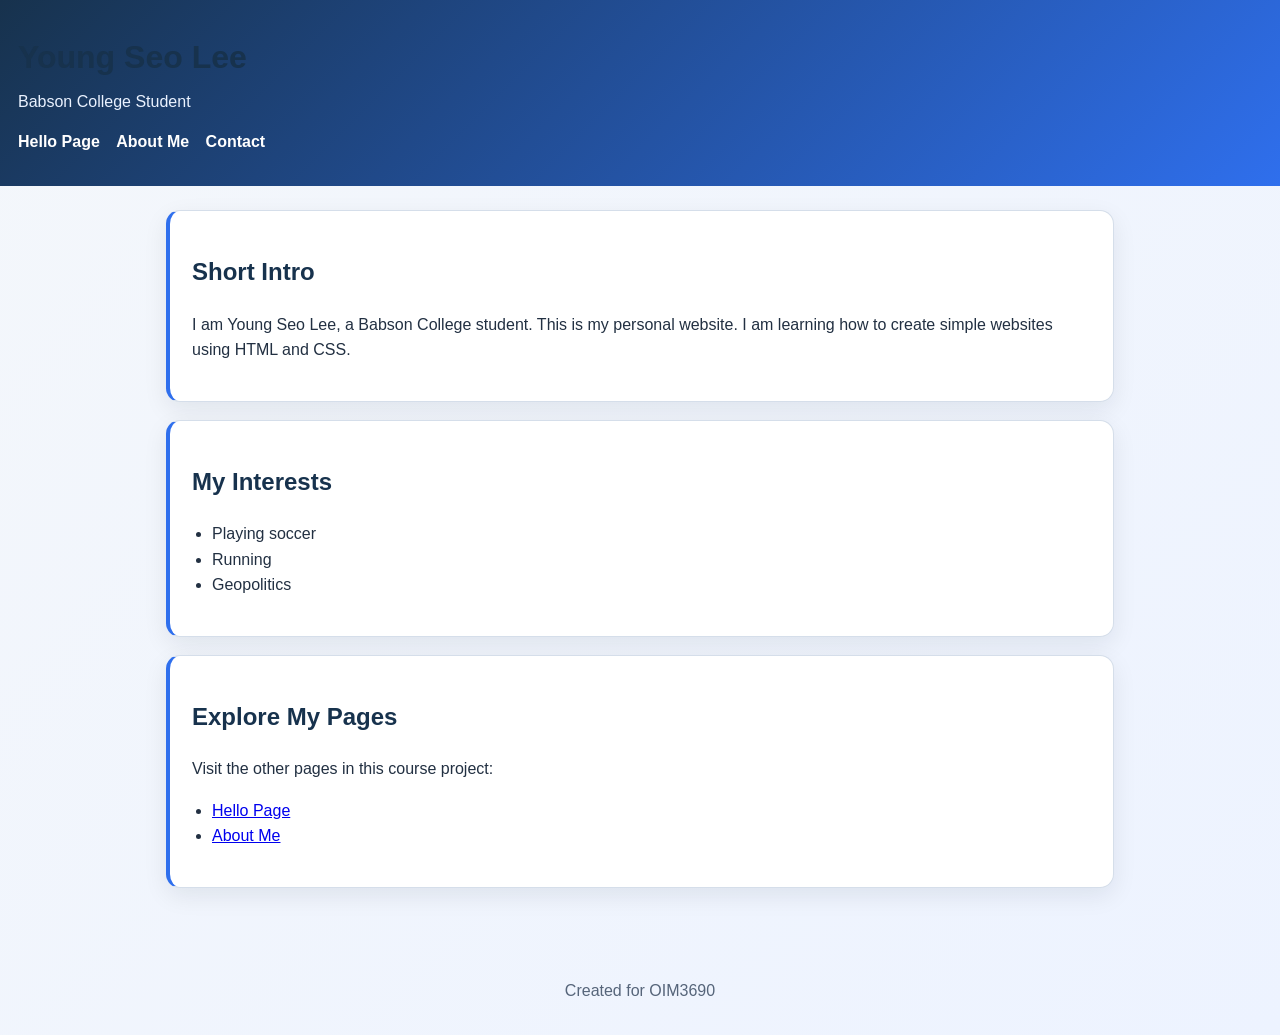
<file: index.html>
<!DOCTYPE html>
<html lang="en">
<head>
    <meta charset="UTF-8">
    <meta name="viewport" content="width=device-width, initial-scale=1.0">
    <title>Young Seo Lee</title>
    <link rel="stylesheet" href="css/styles.css">
</head>
<body>
    <header>
        <h1 id="main-title">Young Seo Lee</h1>
        <p class="page-intro">Babson College Student</p>
        <nav>
            <a href="hello.html">Hello Page</a>
            <a href="about-me.html">About Me</a>
            <a href="contact.html">Contact</a>
        </nav>
    </header>

    <main>
        <section class="page-card">
            <h2>Short Intro</h2>
            <p>
                I am Young Seo Lee, a Babson College student. This is my personal website.
                I am learning how to create simple websites using HTML and CSS.
            </p>
        </section>

        <section class="page-card">
            <h2>My Interests</h2>
            <ul>
                <li>Playing soccer</li>
                <li>Running</li>
                <li>Geopolitics</li>
            </ul>
        </section>

        <section class="page-card">
            <h2>Explore My Pages</h2>
            <p>Visit the other pages in this course project:</p>
            <ul>
                <li><a href="hello.html">Hello Page</a></li>
                <li><a href="about-me.html">About Me</a></li>
            </ul>
        </section>
    </main>

    <footer>
        <p>Created for OIM3690</p>
    </footer>
</body>
</html>
</file>
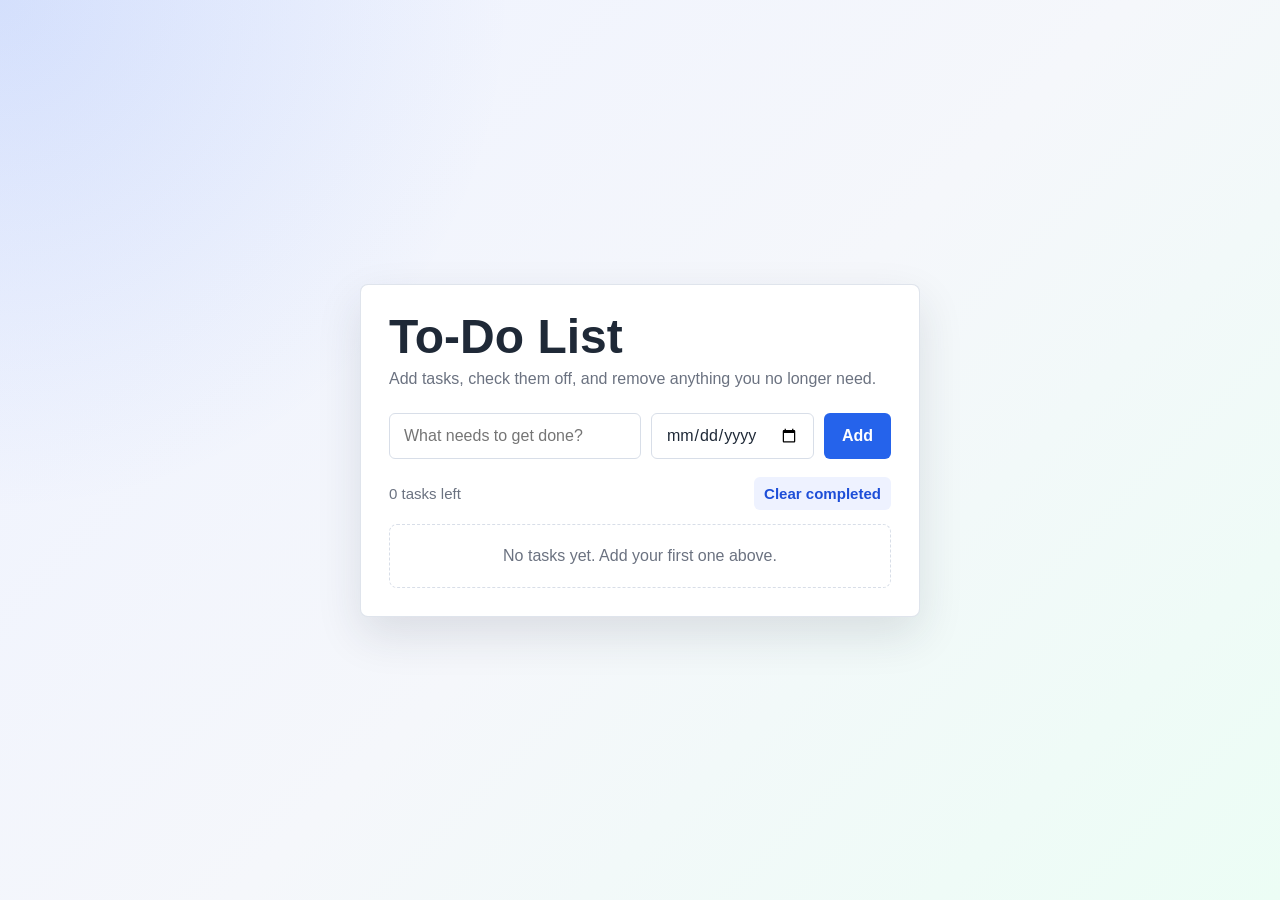
<file: todo/index.html>
<!DOCTYPE html>
<html lang="en">
<head>
  <meta charset="UTF-8">
  <meta name="viewport" content="width=device-width, initial-scale=1.0">
  <title>To-Do App</title>
  <style>
    :root {
      color-scheme: light;
      --bg: #f5f7fb;
      --surface: #ffffff;
      --text: #1f2937;
      --muted: #6b7280;
      --primary: #2563eb;
      --primary-dark: #1d4ed8;
      --border: #d8dee8;
      --done: #16a34a;
      --danger: #dc2626;
      --shadow: 0 18px 45px rgba(31, 41, 55, 0.12);
    }

    * {
      box-sizing: border-box;
    }

    body {
      min-height: 100vh;
      margin: 0;
      display: grid;
      place-items: center;
      background:
        radial-gradient(circle at top left, rgba(37, 99, 235, 0.13), transparent 32rem),
        linear-gradient(135deg, #eef2ff 0%, var(--bg) 52%, #ecfdf5 100%);
      color: var(--text);
      font-family: Arial, Helvetica, sans-serif;
      padding: 24px;
    }

    main {
      width: min(100%, 560px);
      background: var(--surface);
      border: 1px solid rgba(216, 222, 232, 0.82);
      border-radius: 8px;
      box-shadow: var(--shadow);
      padding: 28px;
    }

    h1 {
      margin: 0 0 6px;
      font-size: clamp(2rem, 6vw, 3rem);
      line-height: 1;
    }

    .subtitle {
      margin: 0 0 22px;
      color: var(--muted);
      line-height: 1.5;
    }

    form {
      display: grid;
      grid-template-columns: 1fr auto auto;
      gap: 10px;
      margin-bottom: 18px;
    }

    input[type="text"],
    input[type="date"] {
      min-width: 0;
      border: 1px solid var(--border);
      border-radius: 6px;
      color: var(--text);
      font: inherit;
      padding: 12px 14px;
    }

    input[type="text"]:focus,
    input[type="date"]:focus {
      border-color: var(--primary);
      box-shadow: 0 0 0 3px rgba(37, 99, 235, 0.16);
      outline: none;
    }

    button {
      border: 0;
      border-radius: 6px;
      cursor: pointer;
      font: inherit;
      font-weight: 700;
      transition: background 160ms ease, transform 160ms ease;
    }

    button:hover {
      transform: translateY(-1px);
    }

    .add-button {
      background: var(--primary);
      color: white;
      padding: 0 18px;
    }

    .add-button:hover {
      background: var(--primary-dark);
    }

    .toolbar {
      display: flex;
      align-items: center;
      justify-content: space-between;
      gap: 12px;
      margin-bottom: 10px;
      color: var(--muted);
      font-size: 0.94rem;
    }

    .clear-button {
      background: #eef2ff;
      color: var(--primary-dark);
      padding: 8px 10px;
    }

    ul {
      list-style: none;
      margin: 0;
      padding: 0;
    }

    li {
      display: grid;
      grid-template-columns: auto 1fr auto;
      align-items: center;
      gap: 12px;
      border-top: 1px solid var(--border);
      padding: 14px 0;
    }

    li:first-child {
      border-top: 0;
    }

    .todo-check {
      width: 20px;
      height: 20px;
      accent-color: var(--done);
      cursor: pointer;
    }

    .todo-text {
      overflow-wrap: anywhere;
      line-height: 1.4;
    }

    .todo-due {
      color: var(--muted);
      font-size: 0.88rem;
      margin-top: 3px;
    }

    .completed .todo-text {
      color: var(--muted);
      text-decoration: line-through;
    }

    .delete-button {
      background: #fee2e2;
      color: var(--danger);
      min-width: 38px;
      min-height: 34px;
    }

    .empty-state {
      border: 1px dashed var(--border);
      border-radius: 8px;
      color: var(--muted);
      margin: 14px 0 0;
      padding: 22px;
      text-align: center;
    }

    @media (max-width: 480px) {
      body {
        padding: 14px;
      }

      main {
        padding: 20px;
      }

      form {
        grid-template-columns: 1fr;
      }

      .add-button {
        min-height: 44px;
      }
    }
  </style>
</head>
<body>
  <main>
    <h1>To-Do List</h1>
    <p class="subtitle">Add tasks, check them off, and remove anything you no longer need.</p>

    <form id="todo-form">
      <input id="todo-input" type="text" placeholder="What needs to get done?" autocomplete="off" required>
      <input id="due-date" type="date" aria-label="Due date">
      <button class="add-button" type="submit">Add</button>
    </form>

    <div class="toolbar">
      <span id="task-count">0 tasks left</span>
      <button class="clear-button" id="clear-completed" type="button">Clear completed</button>
    </div>

    <ul id="todo-list"></ul>
    <p class="empty-state" id="empty-state">No tasks yet. Add your first one above.</p>
  </main>

  <script src="script.js"></script>
</body>
</html>
</file>
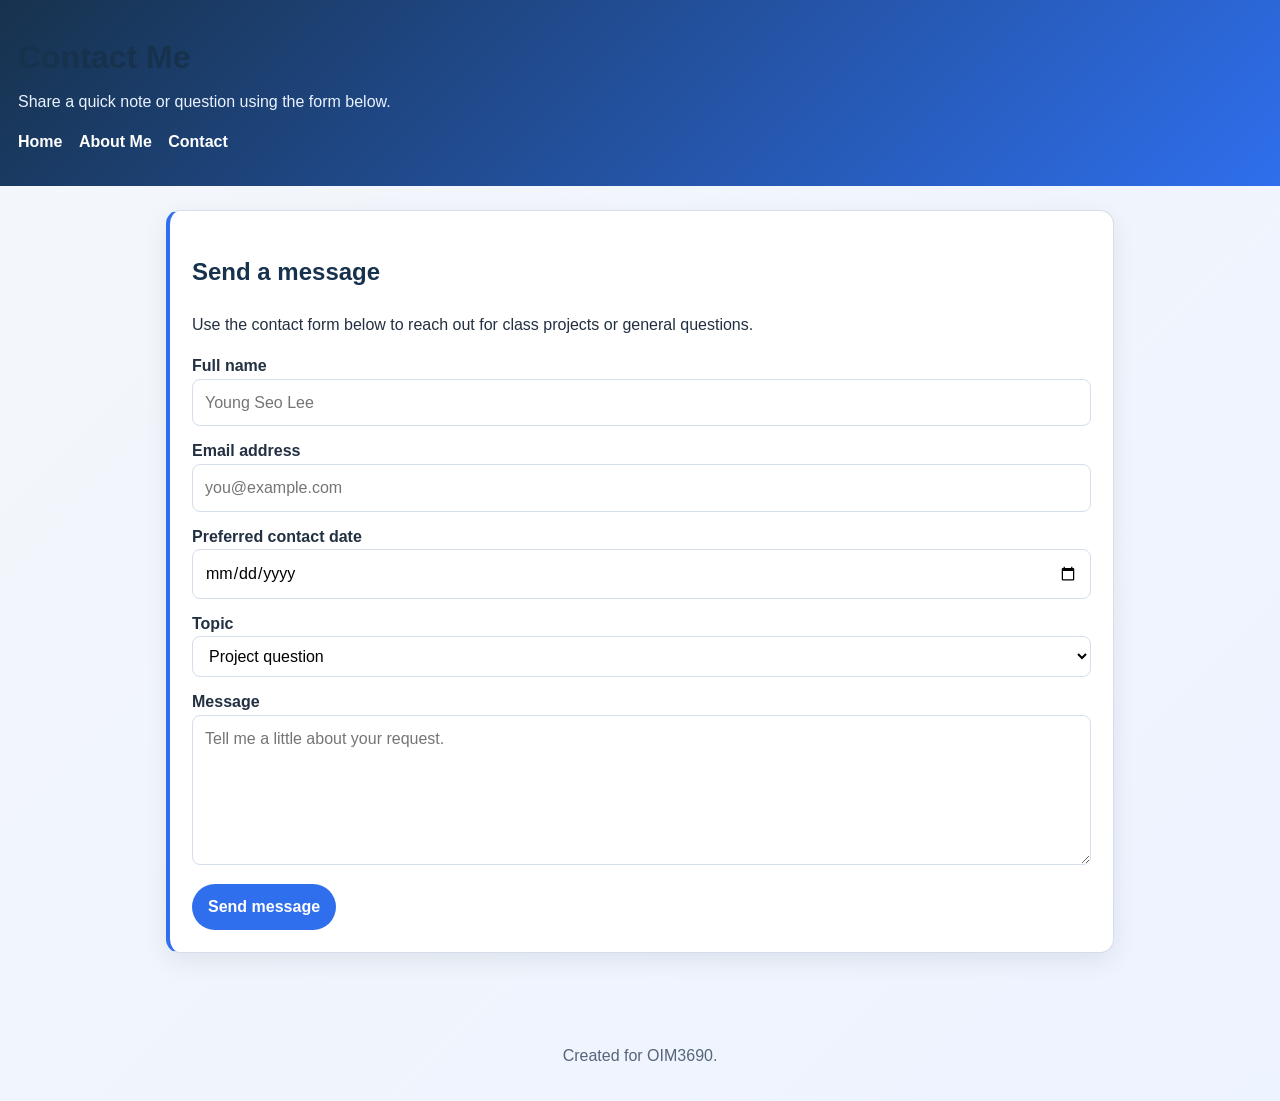
<file: contact.html>
<!DOCTYPE html>
<html lang="en">
<head>
  <meta charset="UTF-8">
  <meta name="viewport" content="width=device-width, initial-scale=1.0">
  <title>Contact - Young Seo Lee</title>
  <link rel="stylesheet" href="css/styles.css">
</head>
<body>
  <header>
    <h1 id="main-title">Contact Me</h1>
    <p class="page-intro">Share a quick note or question using the form below.</p>
    <nav>
      <a href="index.html">Home</a>
      <a href="about-me.html">About Me</a>
      <a href="contact.html">Contact</a>
    </nav>
  </header>

  <main>
    <section class="page-card">
      <h2>Send a message</h2>
      <p>Use the contact form below to reach out for class projects or general questions.</p>

      <form action="https://oim.zhili.dev/echo/view" method="get">
        <div>
          <label for="name">Full name</label>
          <input id="name" name="name" type="text" placeholder="Young Seo Lee" required>
        </div>

        <div>
          <label for="email">Email address</label>
          <input id="email" name="email" type="email" placeholder="you@example.com" required>
        </div>

        <div>
          <label for="date">Preferred contact date</label>
          <input id="date" name="date" type="date">
        </div>

        <div>
          <label for="topic">Topic</label>
          <select id="topic" name="topic">
            <option value="project">Project question</option>
            <option value="course">Course support</option>
            <option value="other">Other</option>
          </select>
        </div>

        <div>
          <label for="message">Message</label>
          <textarea id="message" name="message" rows="5" placeholder="Tell me a little about your request." required></textarea>
        </div>

        <button type="submit">Send message</button>
      </form>
    </section>
  </main>

  <footer>
    <p>Created for OIM3690.</p>
  </footer>
</body>
</html>
</file>
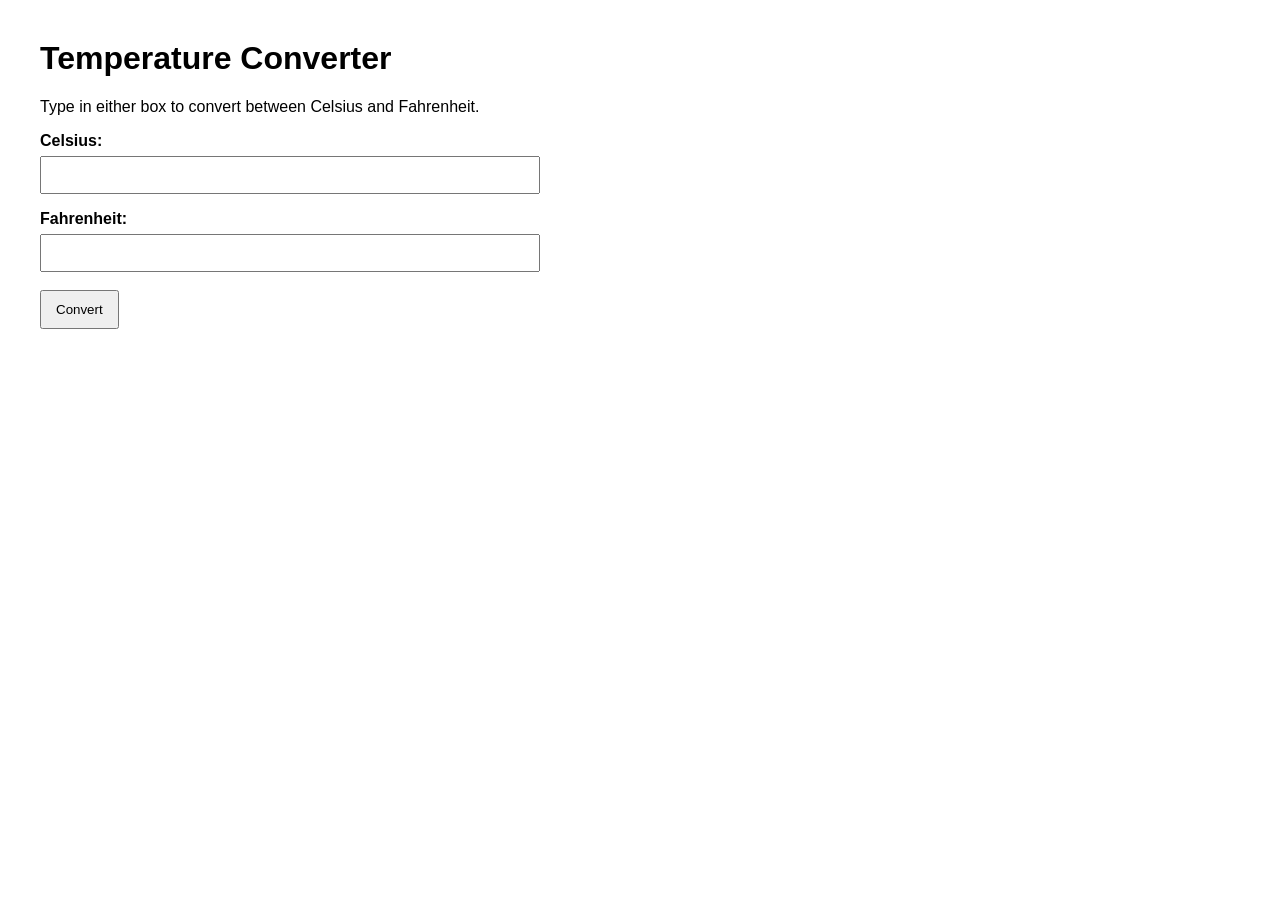
<file: converter.html>
<!DOCTYPE html>
<html lang="en">
<head>
  <meta charset="UTF-8">
  <meta name="viewport" content="width=device-width, initial-scale=1.0">
  <title>Celsius Converter</title>
  <style>
    body {
      font-family: Arial, Helvetica, sans-serif;
      margin: 40px;
      max-width: 480px;
    }

    label {
      display: block;
      font-weight: bold;
      margin-top: 16px;
    }

    input {
      font-size: 1rem;
      margin-top: 6px;
      padding: 8px;
      width: 100%;
    }

    button {
      margin-top: 18px;
      padding: 10px 14px;
    }

    #result {
      font-weight: bold;
      margin-top: 18px;
    }
  </style>
</head>
<body>
  <h1>Temperature Converter</h1>
  <p>Type in either box to convert between Celsius and Fahrenheit.</p>

  <label for="celsius">Celsius:</label>
  <input id="celsius" type="number">

  <label for="fahrenheit">Fahrenheit:</label>
  <input id="fahrenheit" type="number">

  <button id="convert">Convert</button>

  <p id="result"></p>

  <script>
    function toFahrenheit(celsius) {
      return celsius * 9 / 5 + 32;
    }

    function toCelsius(fahrenheit) {
      return (fahrenheit - 32) * 5 / 9;
    }

    function roundNumber(number) {
      return Math.round(number * 10) / 10;
    }

    const celsiusInput = document.querySelector("#celsius");
    const fahrenheitInput = document.querySelector("#fahrenheit");
    const convertButton = document.querySelector("#convert");
    const result = document.querySelector("#result");

    function convertFromCelsius() {
      if (celsiusInput.value === "") {
        fahrenheitInput.value = "";
        result.textContent = "";
        return;
      }

      const celsius = Number(celsiusInput.value);
      const fahrenheit = toFahrenheit(celsius);

      fahrenheitInput.value = roundNumber(fahrenheit);
      result.textContent = celsius + " Celsius is " + roundNumber(fahrenheit) + " Fahrenheit.";
    }

    function convertFromFahrenheit() {
      if (fahrenheitInput.value === "") {
        celsiusInput.value = "";
        result.textContent = "";
        return;
      }

      const fahrenheit = Number(fahrenheitInput.value);
      const celsius = toCelsius(fahrenheit);

      celsiusInput.value = roundNumber(celsius);
      result.textContent = fahrenheit + " Fahrenheit is " + roundNumber(celsius) + " Celsius.";
    }

    convertButton.addEventListener("click", convertFromCelsius);
    celsiusInput.addEventListener("input", convertFromCelsius);
    fahrenheitInput.addEventListener("input", convertFromFahrenheit);
  </script>
</body>
</html>
</file>
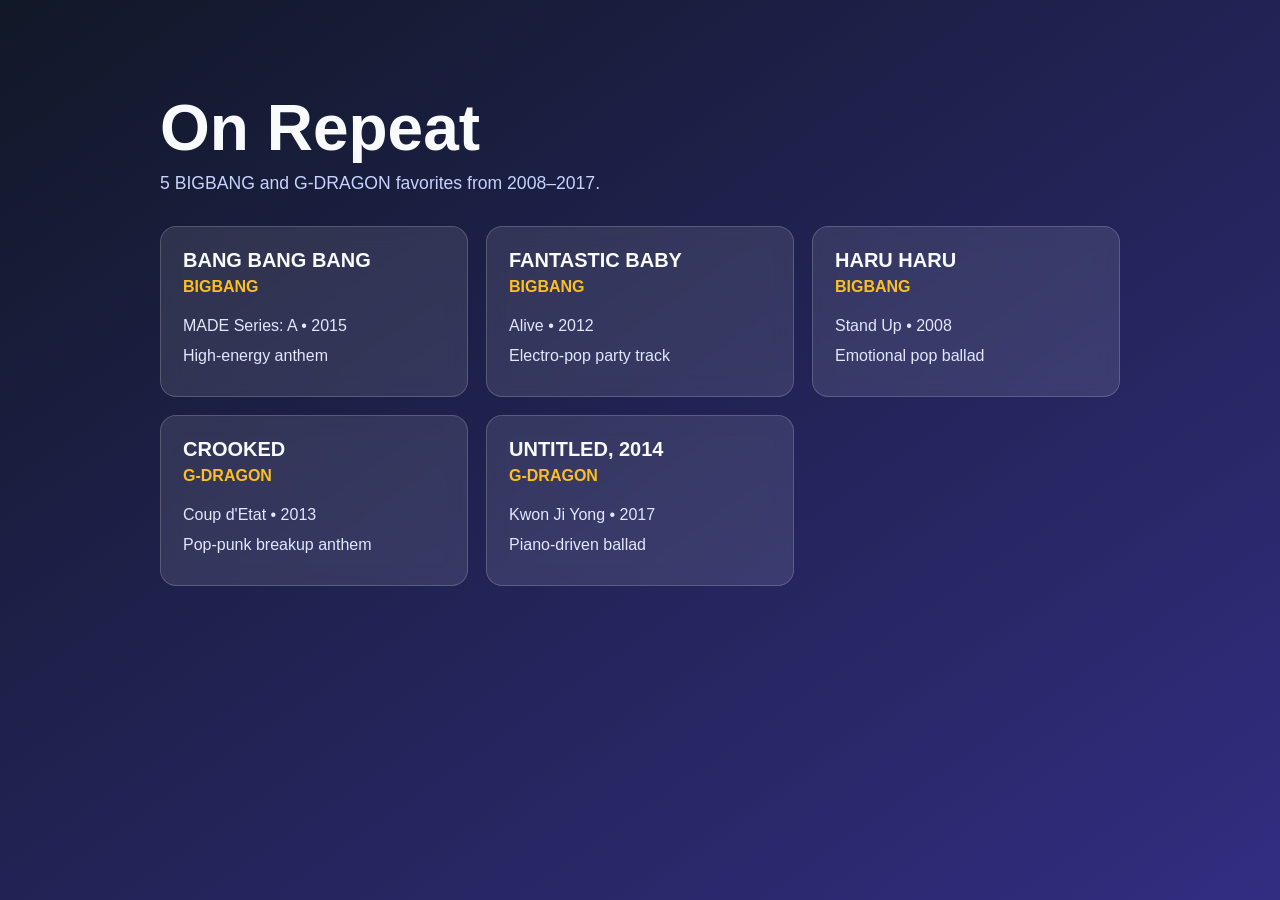
<file: data-app.html>
<!DOCTYPE html>
<html lang="en">
<head>
  <meta charset="UTF-8">
  <meta name="viewport" content="width=device-width, initial-scale=1.0">
  <title>Favorite K-pop Songs</title>
  <style>
    * {
      box-sizing: border-box;
    }

    body {
      min-height: 100vh;
      margin: 0;
      padding: 48px 24px;
      color: #f8fafc;
      font-family: Arial, sans-serif;
      background: linear-gradient(145deg, #111827, #312e81);
    }

    main {
      width: min(100%, 960px);
      margin: 0 auto;
    }

    h1 {
      margin-bottom: 8px;
      font-size: clamp(2rem, 6vw, 4rem);
    }

    .intro {
      margin: 0 0 32px;
      color: #c7d2fe;
      font-size: 1.1rem;
    }

    #song-list {
      display: grid;
      grid-template-columns: repeat(auto-fit, minmax(240px, 1fr));
      gap: 18px;
    }

    .song-card {
      padding: 22px;
      background: rgba(255, 255, 255, 0.1);
      border: 1px solid rgba(255, 255, 255, 0.18);
      border-radius: 16px;
      backdrop-filter: blur(10px);
    }

    .song-card h2 {
      margin: 0 0 6px;
      font-size: 1.25rem;
    }

    .artist {
      margin: 0 0 18px;
      color: #fbbf24;
      font-weight: bold;
    }

    .details {
      margin: 6px 0;
      color: #e0e7ff;
      line-height: 1.5;
    }
  </style>
</head>
<body>
  <main>
    <h1>On Repeat</h1>
    <p class="intro" id="intro"></p>
    <section id="song-list" aria-label="Favorite songs"></section>
  </main>

  <script type="module" src="js/main.js"></script>
</body>
</html>
</file>
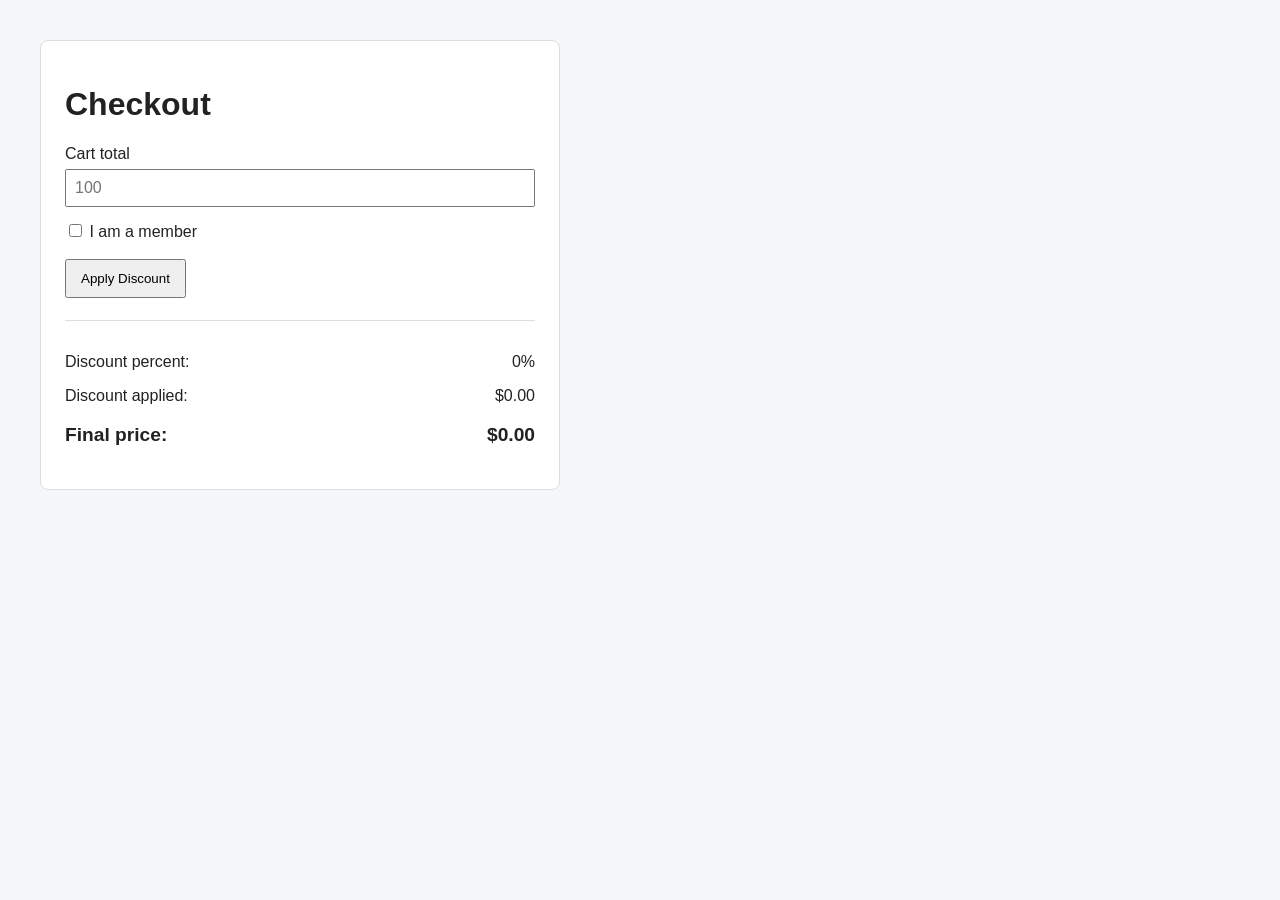
<file: discount.html>
<!DOCTYPE html>
<html lang="en">
<head>
  <meta charset="UTF-8">
  <meta name="viewport" content="width=device-width, initial-scale=1.0">
  <title>Checkout Discount</title>
  <style>
    body {
      font-family: Arial, Helvetica, sans-serif;
      margin: 40px;
      max-width: 520px;
      background: #f5f7fb;
      color: #222;
    }

    main {
      background: white;
      border: 1px solid #ddd;
      border-radius: 8px;
      padding: 24px;
    }

    label {
      display: block;
      margin-top: 14px;
    }

    input[type="number"] {
      box-sizing: border-box;
      font-size: 1rem;
      margin-top: 6px;
      padding: 8px;
      width: 100%;
    }

    button {
      margin-top: 18px;
      padding: 10px 14px;
    }

    .summary {
      border-top: 1px solid #ddd;
      margin-top: 22px;
      padding-top: 16px;
    }

    .summary p {
      display: flex;
      justify-content: space-between;
    }

    .final {
      font-size: 1.2rem;
      font-weight: bold;
    }
  </style>
</head>
<body>
  <main>
    <h1>Checkout</h1>

    <label for="total">Cart total</label>
    <input id="total" type="number" placeholder="100">

    <label><input id="member" type="checkbox"> I am a member</label>
    <button onclick="showDiscount()">Apply Discount</button>

    <div class="summary">
      <p><span>Discount percent:</span> <span id="discount">0%</span></p>
      <p><span>Discount applied:</span> <span id="saved">$0.00</span></p>
      <p class="final"><span>Final price:</span> <span id="final">$0.00</span></p>
    </div>
  </main>

  <script>
    function getDiscount(total, isMember) {
      if (total >= 100 && isMember) {
        return 20;
      } else if (total >= 100 || isMember) {
        return 10;
      } else {
        return 0;
      }
    }

    function showDiscount() {
      const total = Number(document.querySelector("#total").value);
      const isMember = document.querySelector("#member").checked;
      const discount = getDiscount(total, isMember);
      const discountAmount = total * discount / 100;
      const finalPrice = total - discountAmount;

      document.querySelector("#discount").textContent = discount + "%";
      document.querySelector("#saved").textContent = "$" + discountAmount.toFixed(2);
      document.querySelector("#final").textContent = "$" + finalPrice.toFixed(2);
    }
  </script>
</body>
</html>
</file>
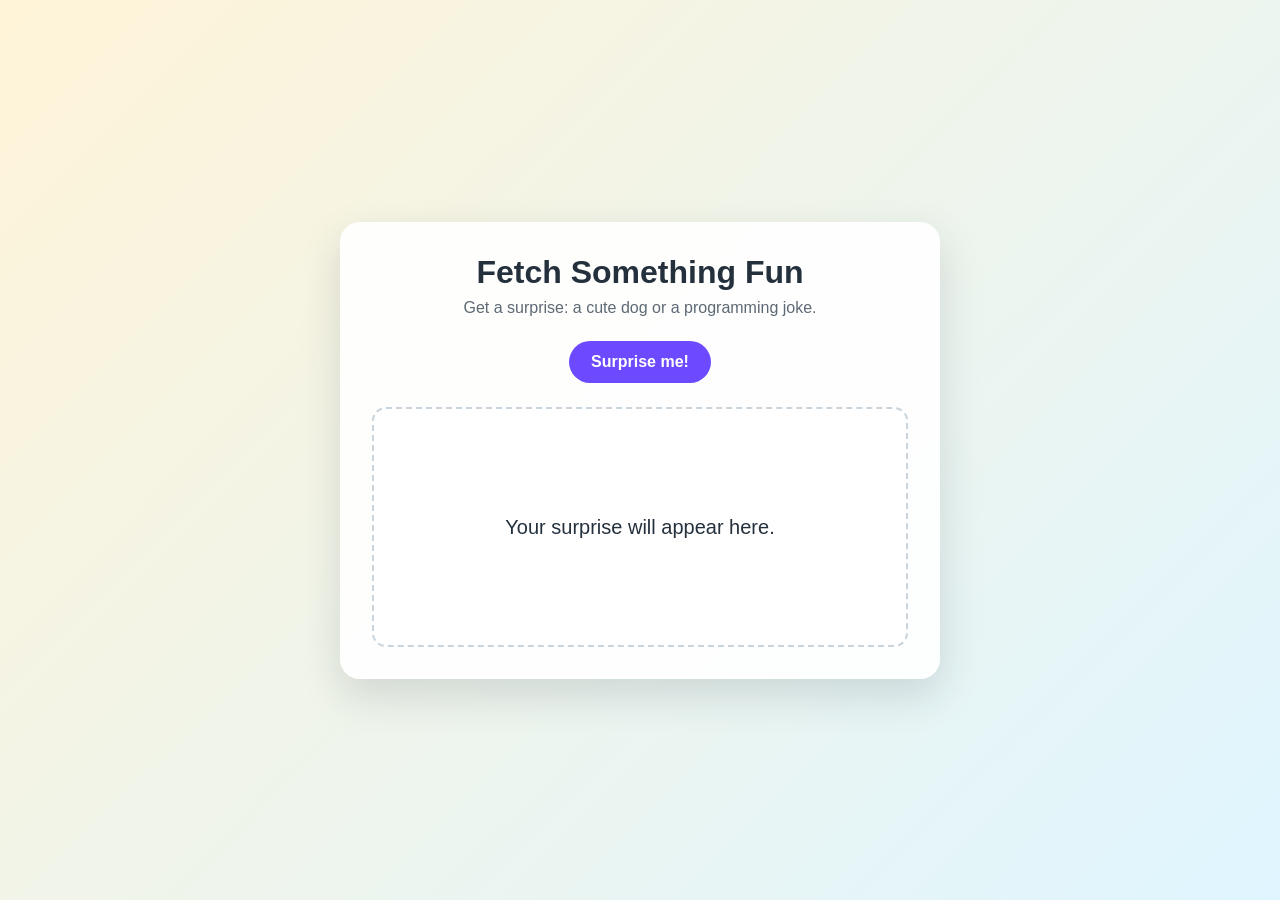
<file: fetch-fun.html>
<!DOCTYPE html>
<html lang="en">
<head>
  <meta charset="UTF-8">
  <meta name="viewport" content="width=device-width, initial-scale=1.0">
  <title>Fetch Something Fun</title>
  <style>
    * {
      box-sizing: border-box;
    }

    body {
      min-height: 100vh;
      margin: 0;
      display: grid;
      place-items: center;
      padding: 24px;
      color: #24313d;
      font-family: Arial, sans-serif;
      background: linear-gradient(135deg, #fff4d8, #dff5ff);
    }

    main {
      width: min(100%, 600px);
      padding: 32px;
      text-align: center;
      background: rgba(255, 255, 255, 0.9);
      border-radius: 20px;
      box-shadow: 0 16px 40px rgba(36, 49, 61, 0.15);
    }

    h1 {
      margin: 0 0 8px;
    }

    .intro {
      margin: 0 0 24px;
      color: #5d6974;
    }

    button {
      padding: 12px 22px;
      border: 0;
      border-radius: 999px;
      color: white;
      font: inherit;
      font-weight: bold;
      background: #6d4aff;
      cursor: pointer;
    }

    button:hover {
      background: #5635dc;
    }

    button:disabled {
      cursor: wait;
      opacity: 0.65;
    }

    #result {
      min-height: 240px;
      margin-top: 24px;
      display: grid;
      place-items: center;
      overflow: hidden;
      border: 2px dashed #c9d4dc;
      border-radius: 14px;
      background: white;
    }

    #result img {
      display: block;
      width: 100%;
      max-height: 420px;
      object-fit: cover;
    }

    #result p {
      margin: 0;
      padding: 32px;
      font-size: 1.25rem;
      line-height: 1.6;
    }
  </style>
</head>
<body>
  <main>
    <h1>Fetch Something Fun</h1>
    <p class="intro">Get a surprise: a cute dog or a programming joke.</p>

    <button id="surprise-button">Surprise me!</button>
    <div id="result" aria-live="polite">
      <p>Your surprise will appear here.</p>
    </div>
  </main>

  <script>
    const surpriseButton = document.querySelector("#surprise-button");
    const result = document.querySelector("#result");
    let nextSurprise = "dog";

    async function getDog() {
      const response = await fetch("https://dog.ceo/api/breeds/image/random");

      if (!response.ok) {
        throw new Error("Dog API request failed.");
      }

      const data = await response.json();
      const image = document.createElement("img");
      image.src = data.message;
      image.alt = "A random dog";

      result.replaceChildren(image);
    }

    async function getJoke() {
      const response = await fetch(
        "https://v2.jokeapi.dev/joke/Programming?type=single&safe-mode"
      );

      if (!response.ok) {
        throw new Error("Joke API request failed.");
      }

      const data = await response.json();
      const joke = document.createElement("p");
      joke.textContent = `😂 ${data.joke}`;

      result.replaceChildren(joke);
    }

    async function showSurprise() {
      surpriseButton.disabled = true;
      surpriseButton.textContent = "Loading...";
      result.innerHTML = "<p>Finding something fun...</p>";

      try {
        if (nextSurprise === "dog") {
          await getDog();
          nextSurprise = "joke";
        } else {
          await getJoke();
          nextSurprise = "dog";
        }
      } catch (error) {
        result.innerHTML = "<p>Sorry, the surprise could not be loaded. Try again!</p>";
        console.error(error);
      } finally {
        surpriseButton.disabled = false;
        surpriseButton.textContent = "Surprise me!";
      }
    }

    surpriseButton.addEventListener("click", showSurprise);
  </script>
</body>
</html>
</file>
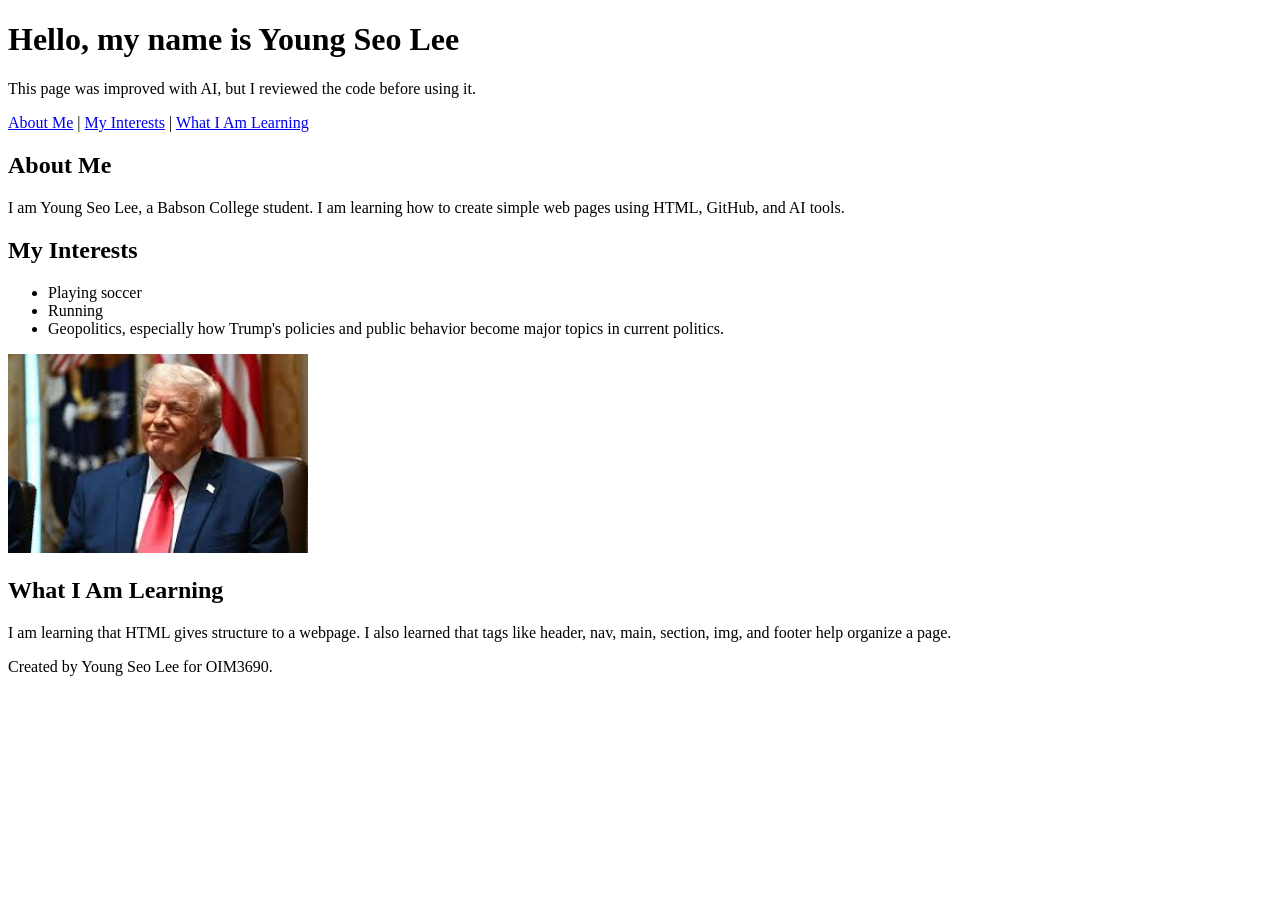
<file: hello.html>
<!DOCTYPE html>
<html lang="en">
<head>
    <title>Hello</title>
</head>
<body>
    <header>
        <h1>Hello, my name is Young Seo Lee</h1>
        <p>This page was improved with AI, but I reviewed the code before using it.</p>
    </header>

    <nav>
        <a href="#about">About Me</a> |
        <a href="#interests">My Interests</a> |
        <a href="#learning">What I Am Learning</a>
    </nav>

    <main>
        <section id="about">
            <h2>About Me</h2>
            <p>
                I am Young Seo Lee, a Babson College student. I am learning how to create
                simple web pages using HTML, GitHub, and AI tools.
            </p>
        </section>

        <section id="interests">
            <h2>My Interests</h2>
            <ul>
                <li>Playing soccer</li>
                <li>Running</li>
                <li>
                    Geopolitics, especially how Trump's policies and public behavior
                    become major topics in current politics.
                </li>
            </ul>

            <img src="images/trump.jpg" alt="A picture related to geopolitics" width="300">
        </section>

        <section id="learning">
            <h2>What I Am Learning</h2>
            <p>
                I am learning that HTML gives structure to a webpage. I also learned that
                tags like header, nav, main, section, img, and footer help organize a page.
            </p>
        </section>
    </main>

    <footer>
        <p>Created by Young Seo Lee for OIM3690.</p>
    </footer>
</body>
</html>
</file>
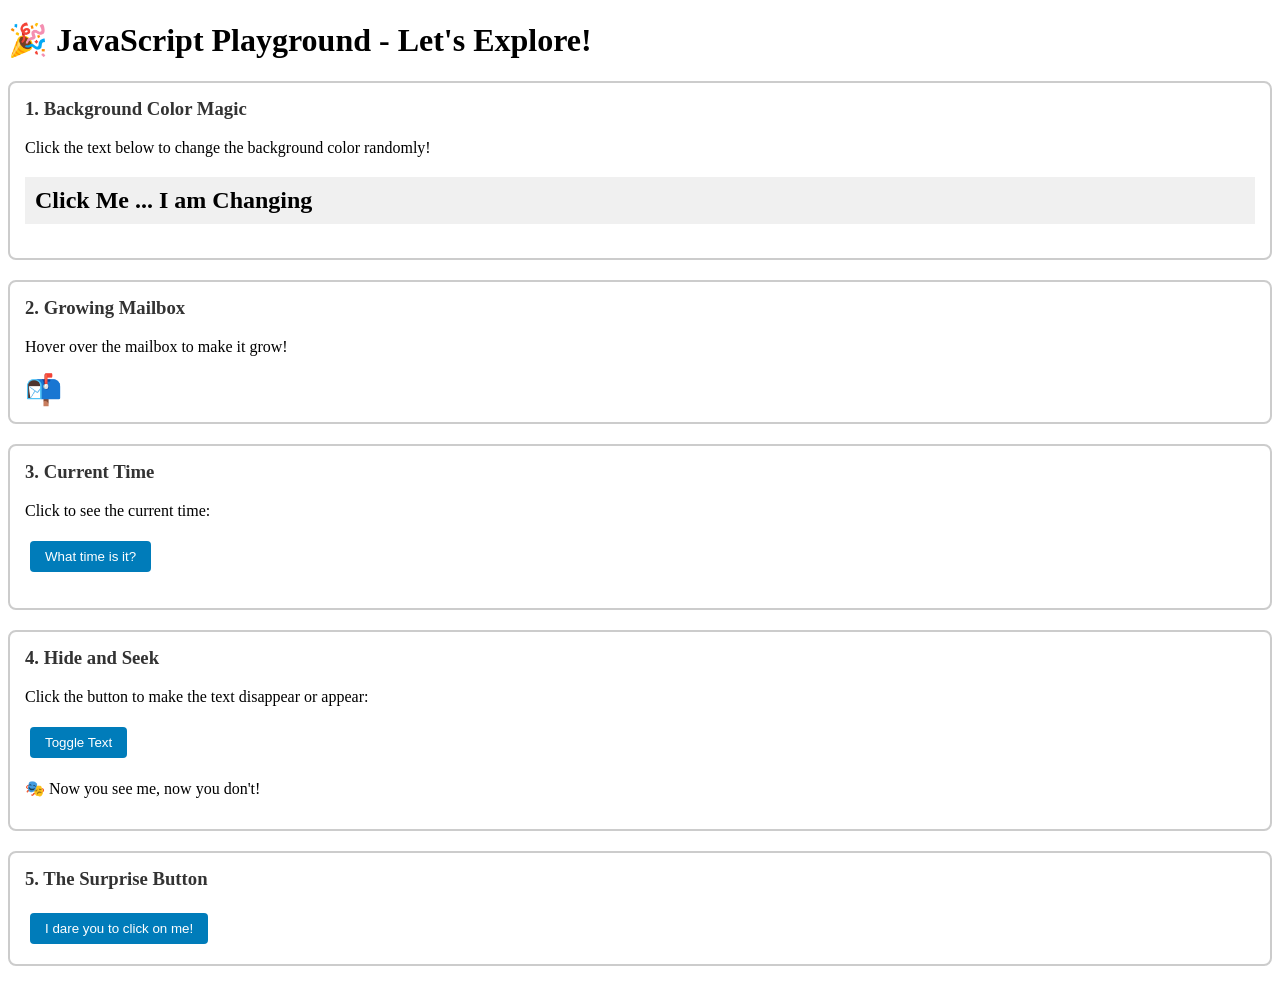
<file: js-demo.html>
<!DOCTYPE html>
<html lang="en">
  <head>
    <meta charset="UTF-8" />
    <meta name="viewport" content="width=device-width, initial-scale=1.0" />
    <title>Introduction to JavaScript - Demo</title>
    <style>
      .demo-section {
        border: 2px solid #ccc;
        margin: 20px 0;
        padding: 15px;
        border-radius: 8px;
      }
      .demo-section h3 {
        color: #333;
        margin-top: 0;
      }
      button {
        padding: 8px 15px;
        margin: 5px;
        cursor: pointer;
        border: none;
        border-radius: 4px;
        background: #007cba;
        color: white;
      }
      button:hover {
        background: #005a8a;
      }
      .hidden {
        display: none;
      }
      #colorChanger {
        cursor: pointer;
        padding: 10px;
        background: #f0f0f0;
      }
      #mailbox {
        font-size: 30px;
        display: inline-block;
        cursor: pointer;
      }
    </style>
  </head>
  <body>
    <h1>🎉 JavaScript Playground - Let's Explore!</h1>

    <div class="demo-section">
      <h3>1. Background Color Magic</h3>
      <p>Click the text below to change the background color randomly!</p>
      <h2 id="colorChanger">Click Me ... I am Changing</h2>
    </div>

    <div class="demo-section">
      <h3>2. Growing Mailbox</h3>
      <p>Hover over the mailbox to make it grow!</p>
      <span id="mailbox" role="img" aria-label="mailbox">📬</span>
    </div>

    <div class="demo-section">
      <h3>3. Current Time</h3>
      <p>Click to see the current time:</p>
      <button id="timeBtn">What time is it?</button>
      <p id="timeDisplay"></p>
    </div>

    <div class="demo-section">
      <h3>4. Hide and Seek</h3>
      <p>Click the button to make the text disappear or appear:</p>
      <button id="toggleBtn">Toggle Text</button>
      <p id="hiddenText">🎭 Now you see me, now you don't!</p>
    </div>

    <div class="demo-section">
      <h3>5. The Surprise Button</h3>
      <button onclick="surpriseMe()">I dare you to click on me!</button>
    </div>
    <script>
      function changeBackgroundColor() {
        const bgColors = [
          "#FFE5E5",
          "#E5F3FF",
          "#E5FFE5",
          "#FFF5E5",
          "#F0E5FF",
          "#FFE5F0",
        ];
        const n = bgColors.length;
        const randIndex = Math.floor(Math.random() * n);
        const body = document.querySelector("body");
        body.style.backgroundColor = bgColors[randIndex];
      }

      document
        .querySelector("#colorChanger")
        .addEventListener("click", function () {
          changeBackgroundColor();
        });

      const mailbox = document.querySelector("#mailbox");
      function enlargeMailbox() {
        let size = parseInt(mailbox.style.fontSize) || 30;
        size = size + 10;
        if (size > 200) size = 30;
        mailbox.style.fontSize = size + "px";
      }
      mailbox.addEventListener("mouseover", function () {
        enlargeMailbox();
      });

      document.getElementById("timeBtn").addEventListener("click", () => {
        const now = new Date();
        const timeString = now.toLocaleTimeString();
        const dateString = now.toLocaleDateString();
        document.getElementById(
          "timeDisplay"
        ).textContent = `🕐 ${timeString} on ${dateString}`;
      });

      function toggleText() {
        const text = document.getElementById("hiddenText");
        if (text.classList.contains("hidden")) {
          text.classList.remove("hidden");
        } else {
          text.classList.add("hidden");
        }
      }

      document
        .getElementById("toggleBtn")
        .addEventListener("click", function () {
          toggleText();
        });

      function surpriseMe() {
        window.alert("Surprise! 🎉");

        if (confirm("Want to see something cool? 🌟")) {
          window.open("https://youtu.be/dQw4w9WgXcQ", "_blank");
        }
      }

      document.addEventListener("DOMContentLoaded", function () {
        console.log("🎮 Welcome to JavaScript Playground!");
        console.log(
          "💡 Try opening the Developer Tools and look at this console!"
        );
        console.log(
          "🔍 Press F12 or right-click → 'Inspect Element' → 'Console' tab"
        );
      });
    </script>
  </body>
</html>
</file>
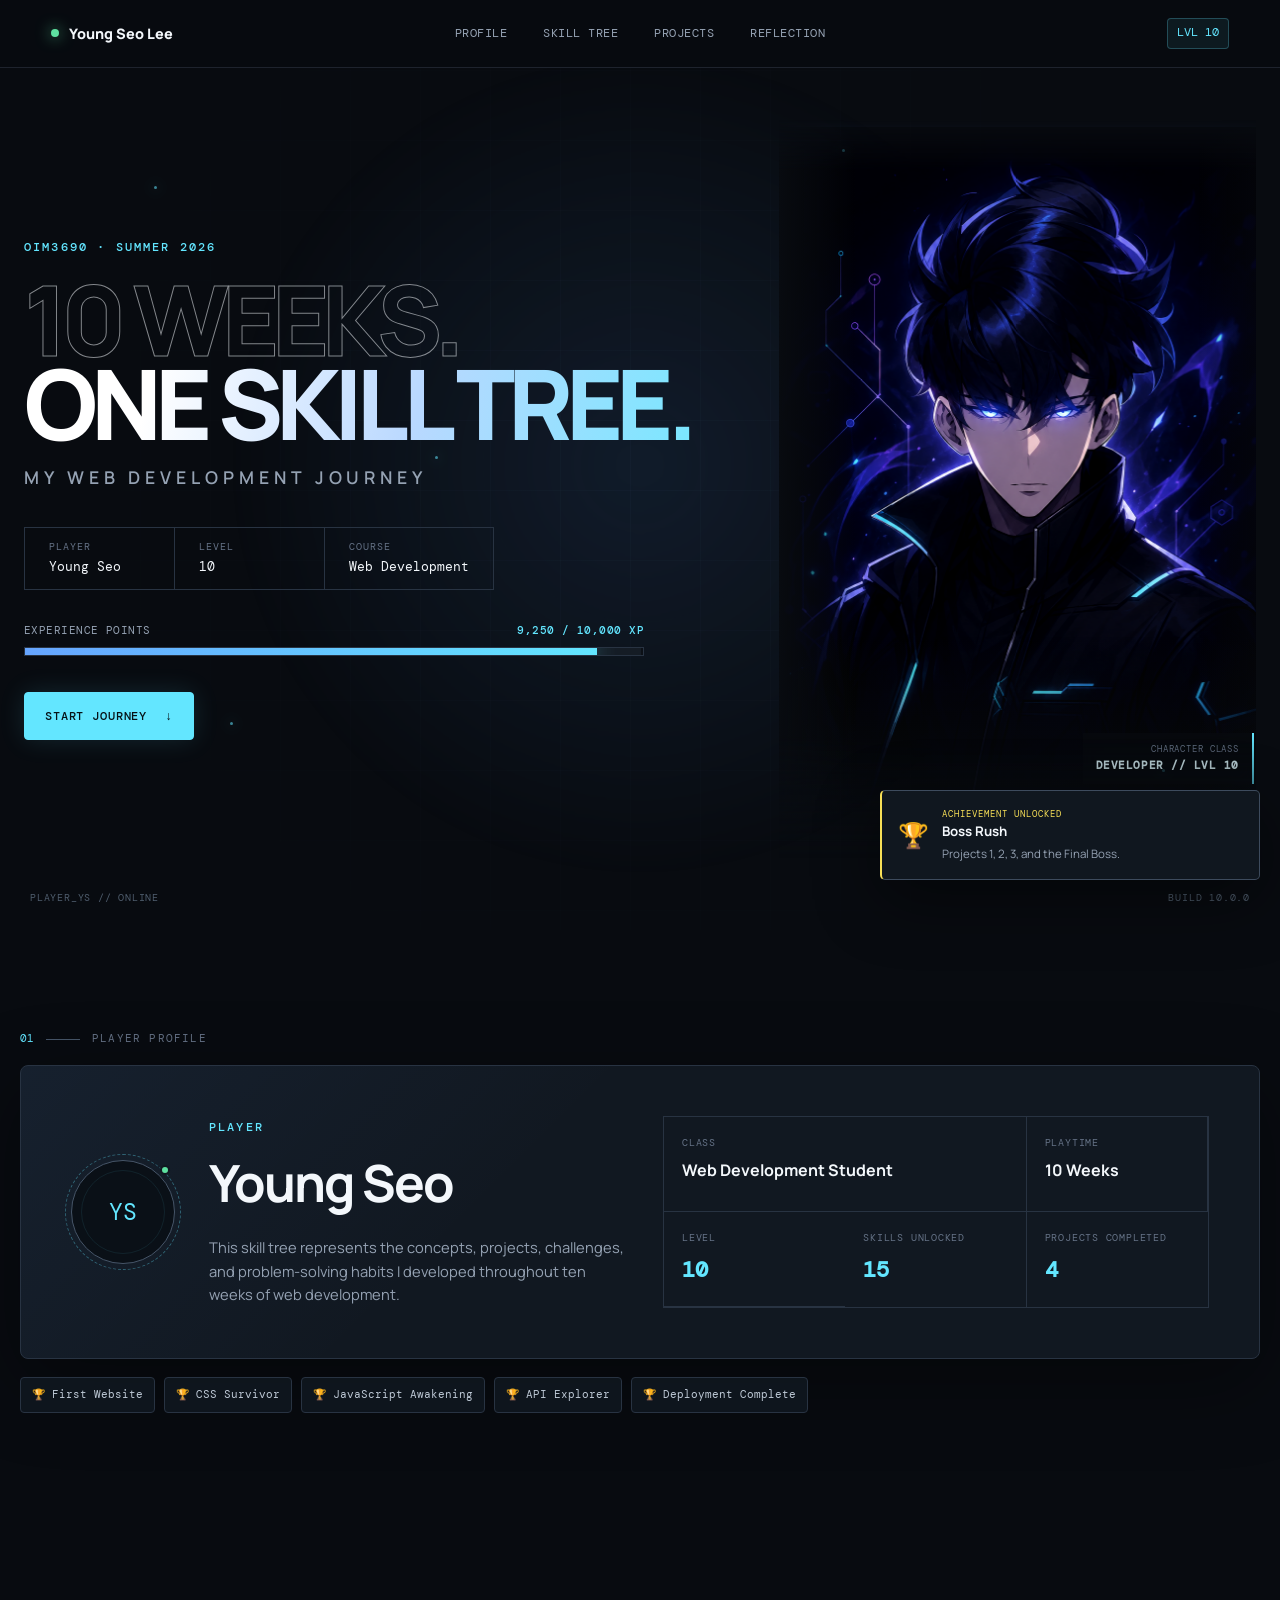
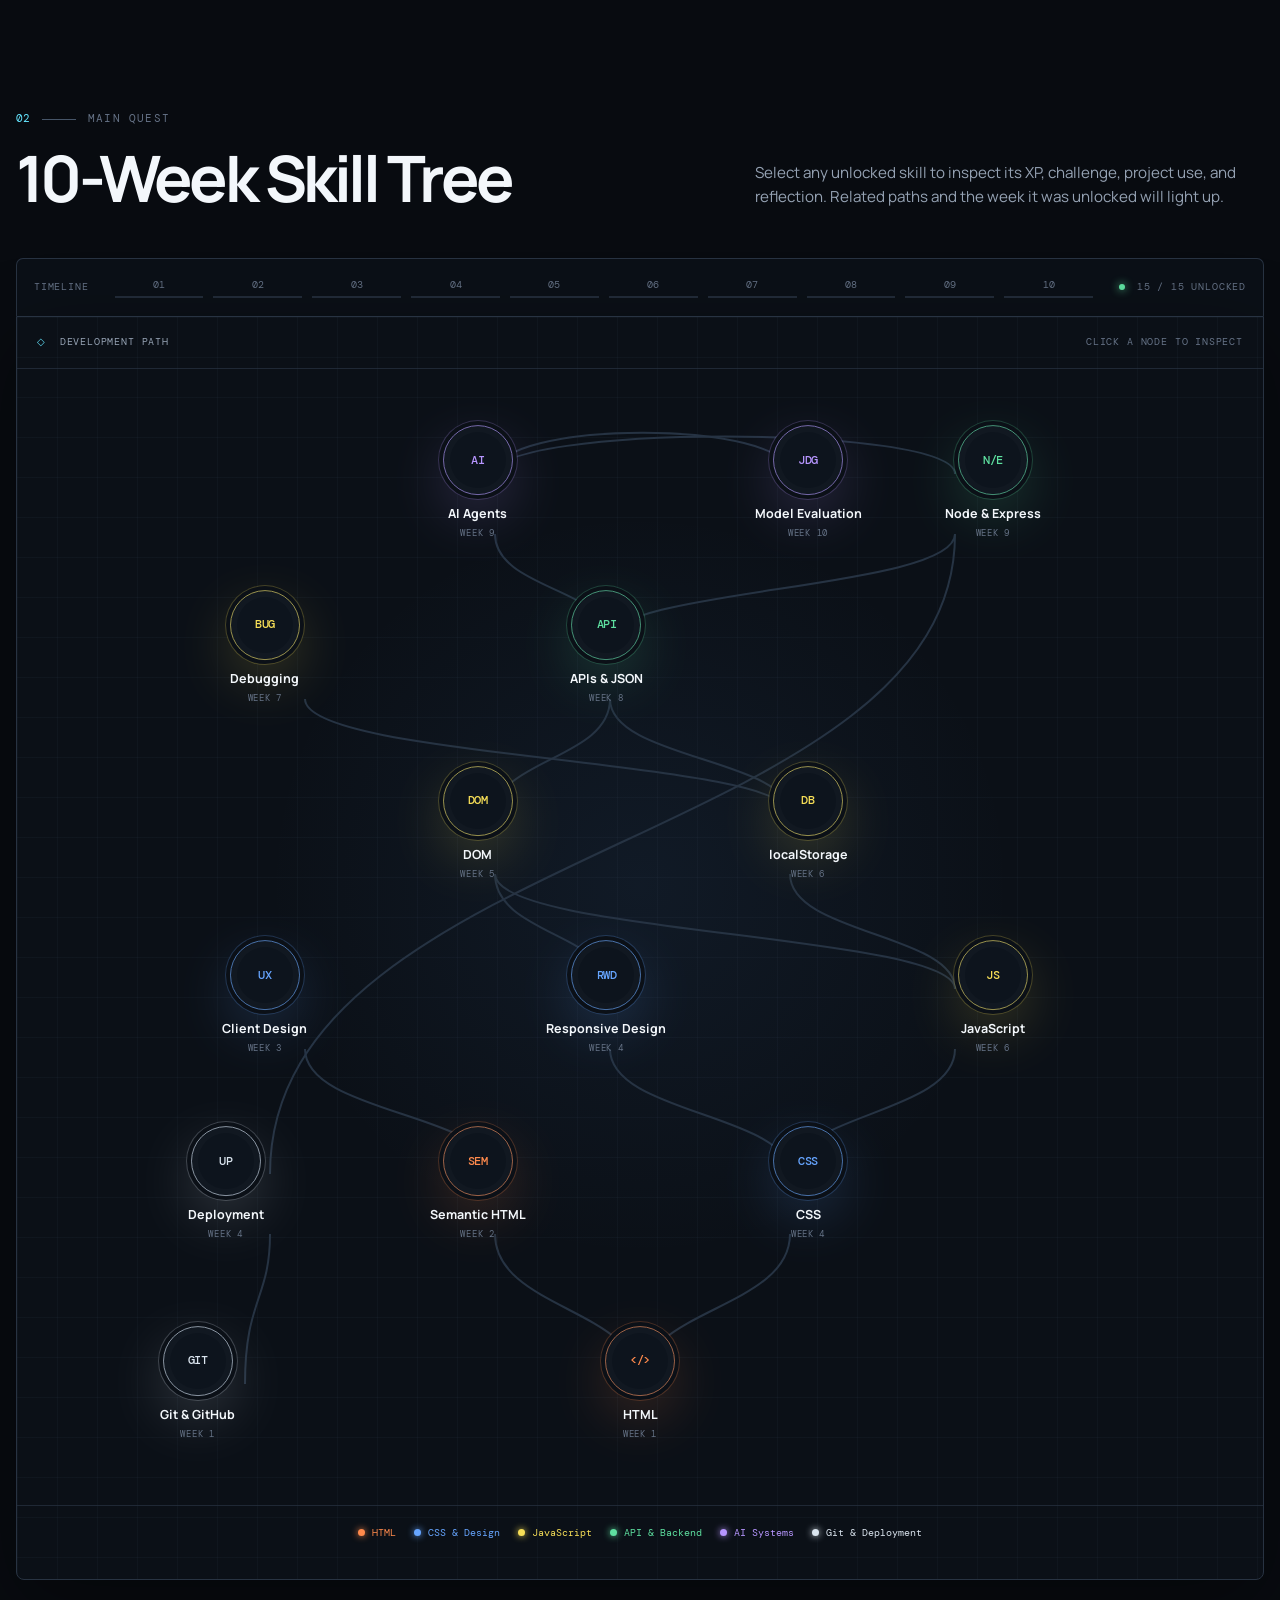
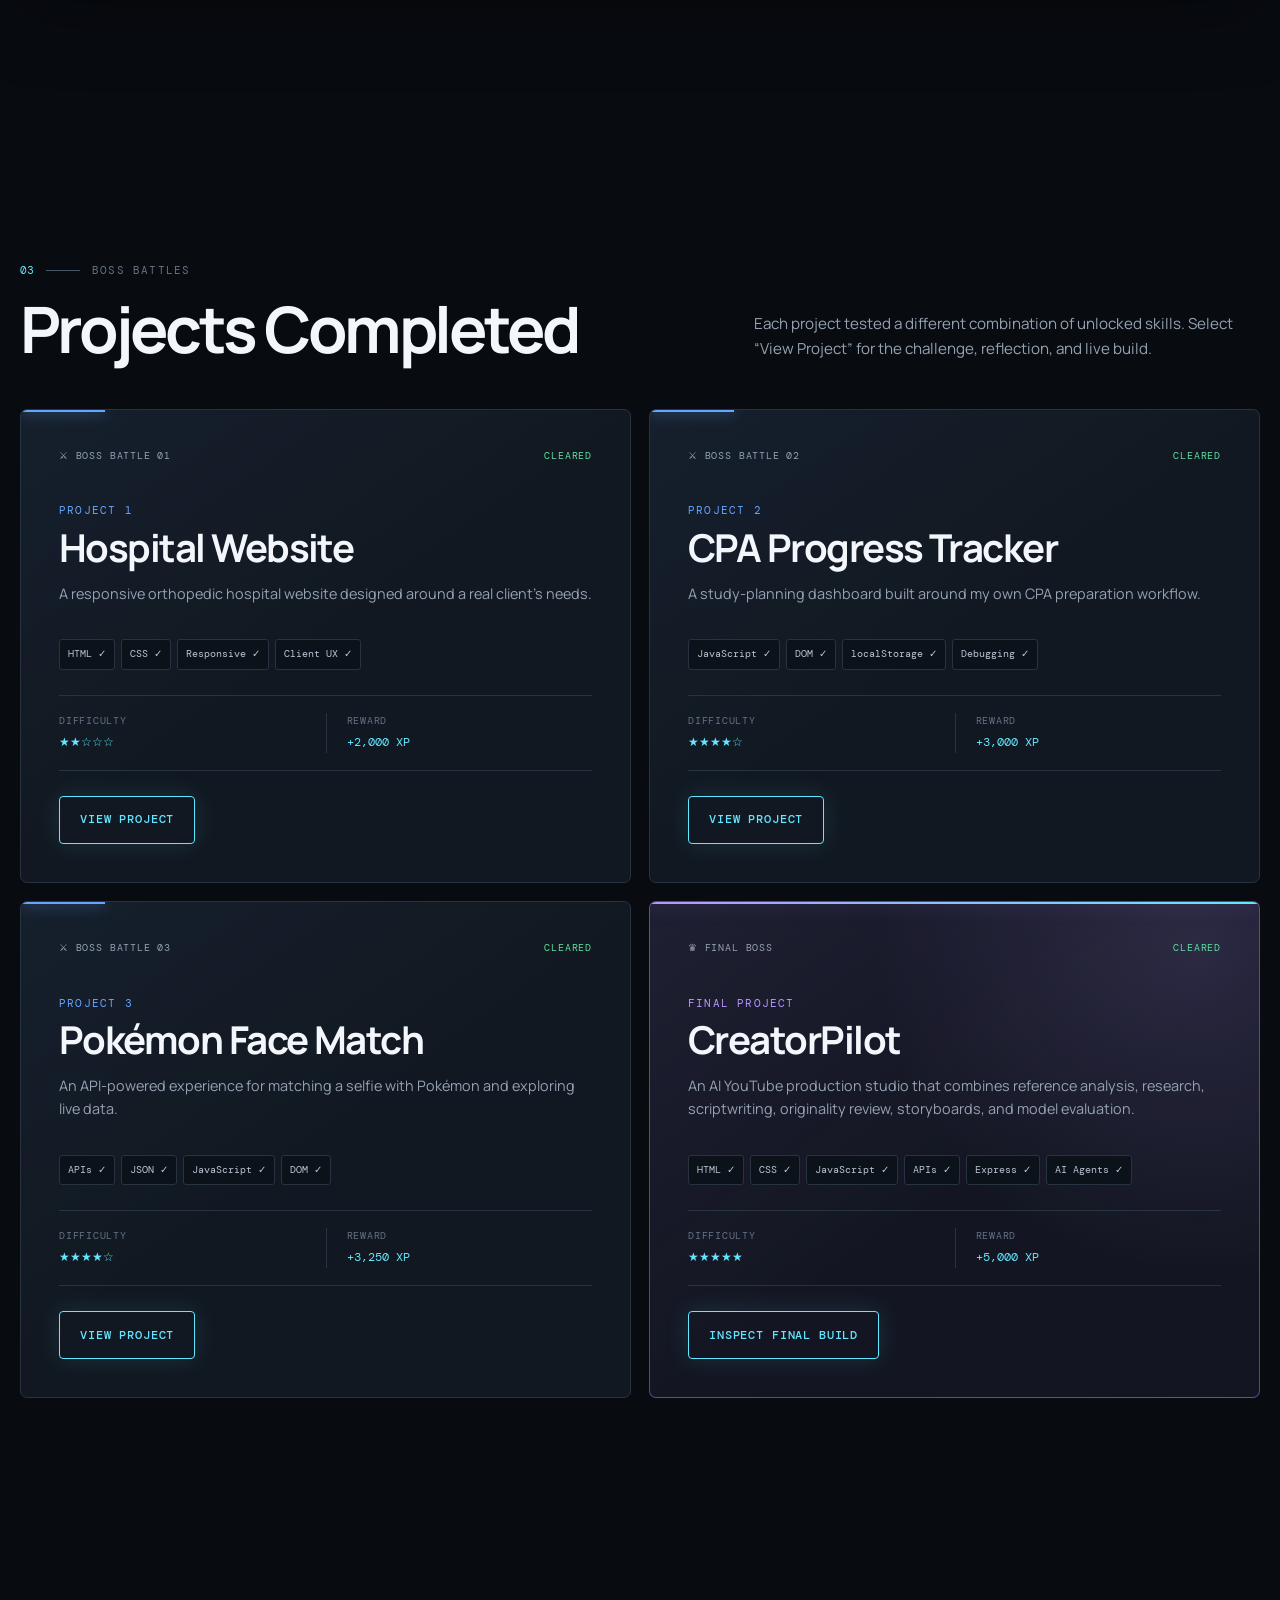
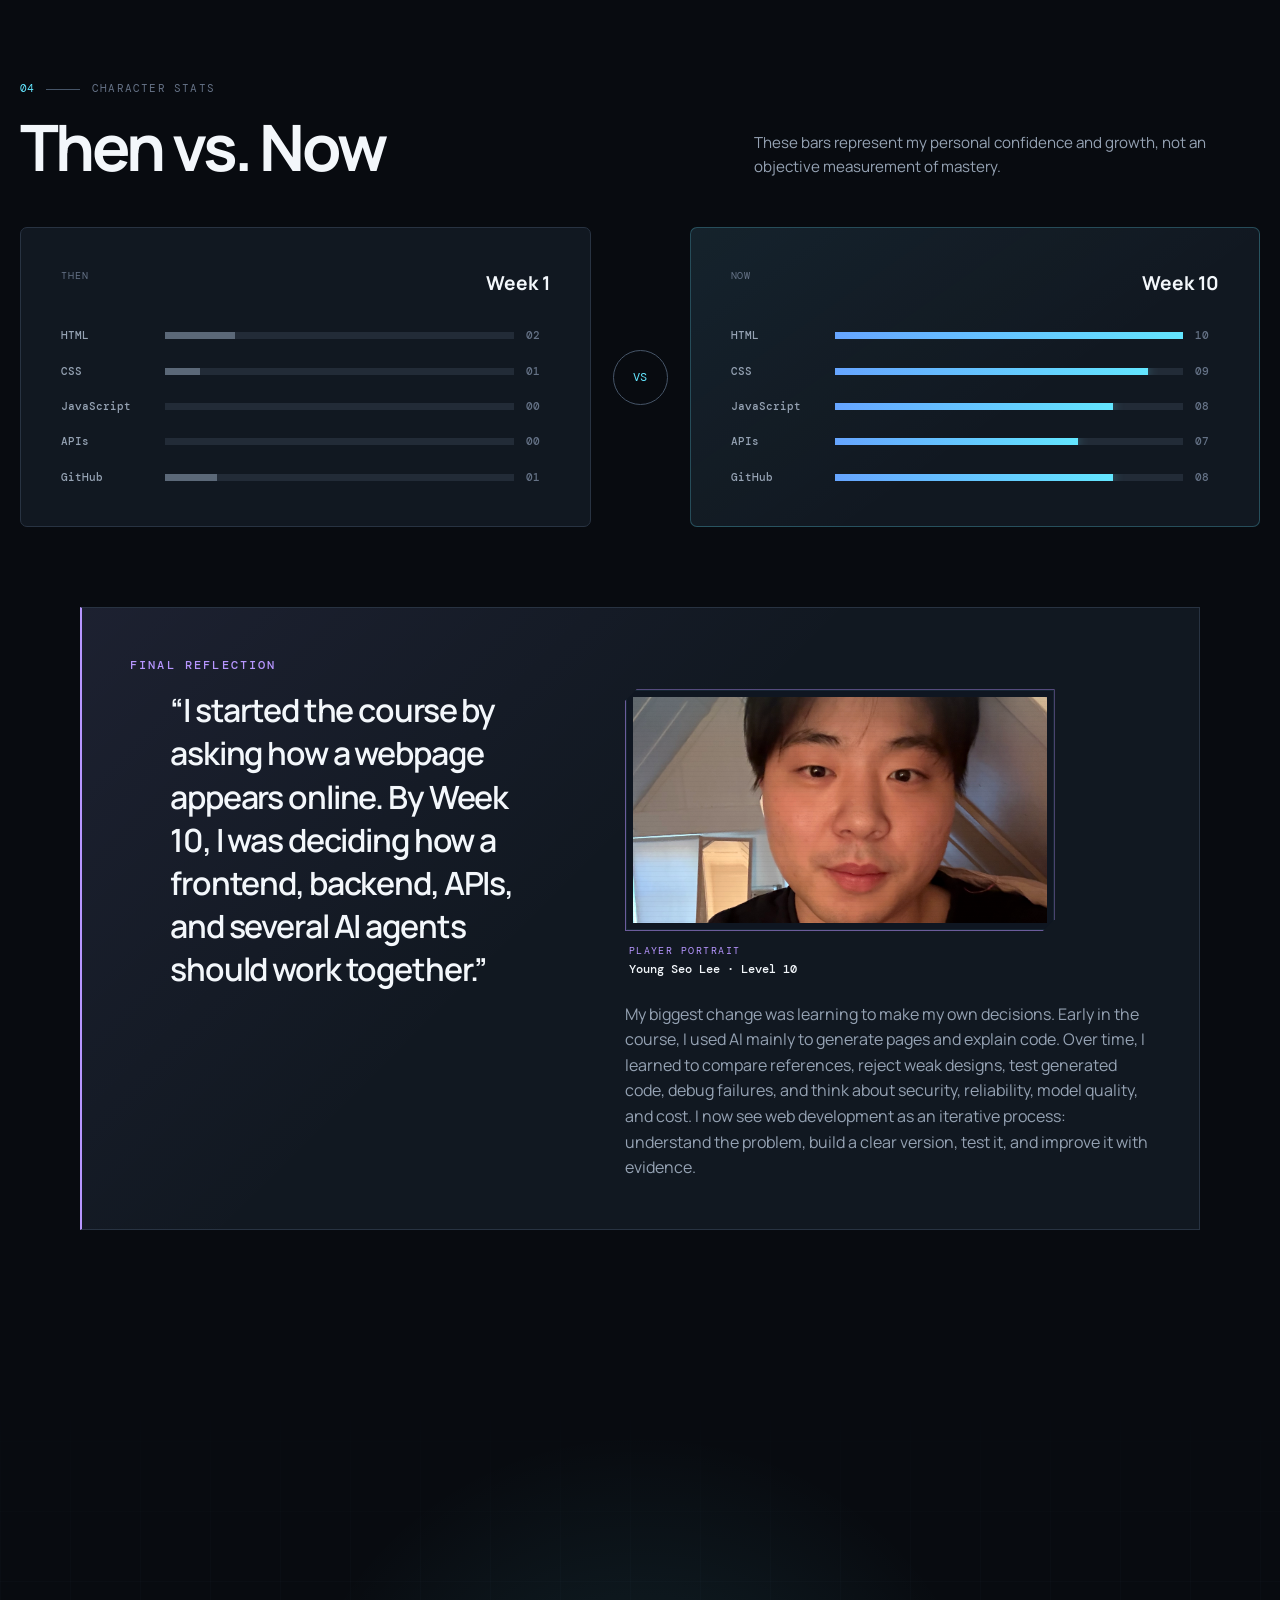
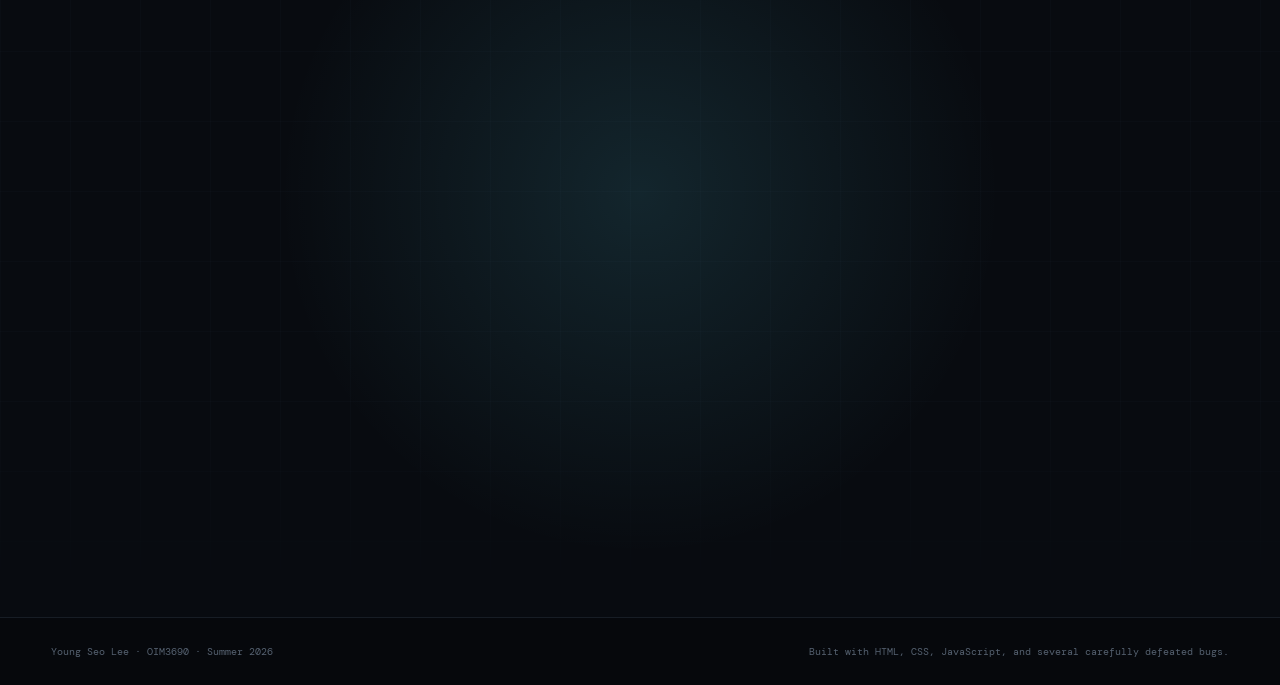
<file: learning-journey.html>
<!DOCTYPE html>
<html lang="en">
<head>
  <meta charset="UTF-8">
  <meta name="viewport" content="width=device-width, initial-scale=1.0">
  <meta
    name="description"
    content="Young Seo Lee's interactive ten-week web development learning journey."
  >
  <title>10 Weeks. One Skill Tree. | Young Seo Lee</title>
  <link rel="preconnect" href="https://fonts.googleapis.com">
  <link rel="preconnect" href="https://fonts.gstatic.com" crossorigin>
  <link
    href="https://fonts.googleapis.com/css2?family=DM+Mono:wght@400;500&family=Manrope:wght@400;500;600;700;800&display=swap"
    rel="stylesheet"
  >
  <link rel="stylesheet" href="css/learning-journey.css">
</head>
<body>
  <a class="skip-link" href="#skill-tree">Skip to the skill tree</a>

  <header class="site-header" aria-label="Primary navigation">
    <a class="wordmark" href="#top" aria-label="Return to the top">
      <span class="status-dot" aria-hidden="true"></span>
      Young Seo Lee
    </a>
    <nav>
      <a href="#profile">Profile</a>
      <a href="#skill-tree">Skill Tree</a>
      <a href="#boss-battles">Projects</a>
      <a href="#reflection">Reflection</a>
    </nav>
    <span class="header-level">LVL 10</span>
  </header>

  <main>
    <section class="hero" id="top" aria-labelledby="hero-title">
      <div class="hero-grid" aria-hidden="true"></div>
      <div class="particles" aria-hidden="true">
        <span></span><span></span><span></span><span></span><span></span><span></span>
      </div>

      <div class="hero-layout">
        <div class="hero-content">
          <p class="kicker reveal">OIM3690 · Summer 2026</p>
          <h1 id="hero-title" class="reveal">
            <span>10 weeks.</span>
            <span>One skill tree.</span>
          </h1>
          <p class="hero-subtitle reveal">My Web Development Journey</p>

          <div class="player-strip reveal" role="group" aria-label="Player information">
            <span><small>Player</small>Young Seo</span>
            <span><small>Level</small>10</span>
            <span><small>Course</small>Web Development</span>
          </div>

          <div class="xp-shell reveal">
            <div class="xp-label">
              <span>Experience Points</span>
              <strong>9,250 / 10,000 XP</strong>
            </div>
            <progress
              class="xp-track"
              id="xp-progress"
              aria-label="Course experience points"
              max="10000"
              value="0"
            >9,250 out of 10,000 experience points</progress>
          </div>

          <a class="primary-button reveal" href="#skill-tree">
            Start Journey
            <span aria-hidden="true">↓</span>
          </a>
        </div>

        <figure class="hero-visual reveal" aria-hidden="true">
          <div class="avatar-orbit avatar-orbit-outer"></div>
          <div class="avatar-orbit avatar-orbit-inner"></div>
          <img
            class="hero-avatar"
            src="images/learning-journey-avatar.png"
            alt=""
            width="1024"
            height="1536"
          >
          <div class="avatar-scanline"></div>
          <figcaption>
            <span>Character class</span>
            <strong>Developer // LVL 10</strong>
          </figcaption>
        </figure>
      </div>

      <div class="hero-corner hero-corner-left" aria-hidden="true">PLAYER_YS // ONLINE</div>
      <div class="hero-corner hero-corner-right" aria-hidden="true">BUILD 10.0.0</div>
    </section>

    <section class="profile section-shell" id="profile" aria-labelledby="profile-title">
      <div class="section-label reveal">
        <span>01</span>
        <p>Player Profile</p>
      </div>

      <div class="profile-panel reveal">
        <div class="avatar" aria-hidden="true">
          <span>YS</span>
          <i></i>
        </div>

        <div class="profile-copy">
          <p class="overline">Player</p>
          <h2 id="profile-title">Young Seo</h2>
          <p>
            This skill tree represents the concepts, projects, challenges, and
            problem-solving habits I developed throughout ten weeks of web development.
          </p>
        </div>

        <dl class="profile-stats">
          <div>
            <dt>Class</dt>
            <dd>Web Development Student</dd>
          </div>
          <div>
            <dt>Playtime</dt>
            <dd>10 Weeks</dd>
          </div>
          <div>
            <dt>Level</dt>
            <dd>10</dd>
          </div>
          <div>
            <dt>Skills Unlocked</dt>
            <dd id="skill-count">0</dd>
          </div>
          <div>
            <dt>Projects Completed</dt>
            <dd id="project-count">0</dd>
          </div>
        </dl>
      </div>

      <ul class="badge-row reveal">
        <li>🏆 First Website</li>
        <li>🏆 CSS Survivor</li>
        <li>🏆 JavaScript Awakening</li>
        <li>🏆 API Explorer</li>
        <li>🏆 Deployment Complete</li>
      </ul>
    </section>

    <section class="skills-section section-shell" id="skill-tree" aria-labelledby="skills-title">
      <div class="section-heading reveal">
        <div>
          <div class="section-label">
            <span>02</span>
            <p>Main Quest</p>
          </div>
          <h2 id="skills-title">10-Week Skill Tree</h2>
        </div>
        <p>
          Select any unlocked skill to inspect its XP, challenge, project use, and
          reflection. Related paths and the week it was unlocked will light up.
        </p>
      </div>

      <div class="week-console reveal">
        <span class="console-label">Timeline</span>
        <div class="week-indicator" role="group" aria-label="Course week selector">
          <button type="button" data-week-filter="1"><span>01</span><i></i></button>
          <button type="button" data-week-filter="2"><span>02</span><i></i></button>
          <button type="button" data-week-filter="3"><span>03</span><i></i></button>
          <button type="button" data-week-filter="4"><span>04</span><i></i></button>
          <button type="button" data-week-filter="5"><span>05</span><i></i></button>
          <button type="button" data-week-filter="6"><span>06</span><i></i></button>
          <button type="button" data-week-filter="7"><span>07</span><i></i></button>
          <button type="button" data-week-filter="8"><span>08</span><i></i></button>
          <button type="button" data-week-filter="9"><span>09</span><i></i></button>
          <button type="button" data-week-filter="10"><span>10</span><i></i></button>
        </div>
        <span class="console-status"><i></i> 15 / 15 unlocked</span>
      </div>

      <div class="skill-tree-frame reveal">
        <div class="tree-toolbar">
          <p><span aria-hidden="true">◇</span> Development Path</p>
          <p>Click a node to inspect</p>
        </div>

        <div class="skill-tree-map" id="skill-tree-map">
          <svg class="skill-connections" viewBox="0 0 1000 1120" aria-hidden="true">
            <path data-skills="html semantic-html" d="M500 1015 C500 940 355 940 355 865"></path>
            <path data-skills="html css" d="M500 1015 C500 940 650 940 650 865"></path>
            <path data-skills="github deployment" d="M105 1015 C105 930 130 930 130 865"></path>
            <path data-skills="semantic-html client-design" d="M355 805 C355 745 165 745 165 680"></path>
            <path data-skills="css responsive-design" d="M650 805 C650 745 470 745 470 680"></path>
            <path data-skills="css javascript" d="M650 805 C650 745 815 745 815 680"></path>
            <path data-skills="responsive-design dom" d="M470 620 C470 565 355 565 355 505"></path>
            <path data-skills="javascript dom" d="M815 620 C815 565 355 565 355 505"></path>
            <path data-skills="javascript localstorage" d="M815 620 C815 565 650 565 650 505"></path>
            <path data-skills="localstorage debugging" d="M650 445 C650 390 165 390 165 330"></path>
            <path data-skills="dom api-json" d="M355 445 C355 390 470 390 470 330"></path>
            <path data-skills="localstorage api-json" d="M650 445 C650 390 470 390 470 330"></path>
            <path data-skills="api-json node-express" d="M470 270 C470 220 815 220 815 165"></path>
            <path data-skills="api-json ai-agents" d="M470 270 C470 220 355 220 355 165"></path>
            <path data-skills="node-express ai-agents" d="M815 105 C815 55 355 55 355 105"></path>
            <path data-skills="ai-agents model-evaluation" d="M355 105 C355 50 650 50 650 105"></path>
            <path data-skills="deployment node-express" d="M130 805 C130 475 815 475 815 165"></path>
          </svg>

          <button class="skill-node skill-github" type="button" data-skill="github" data-week="1">
            <span class="node-icon" aria-hidden="true">GIT</span>
            <strong>Git &amp; GitHub</strong>
            <small>Week 1</small>
          </button>

          <button class="skill-node skill-html" type="button" data-skill="html" data-week="1">
            <span class="node-icon" aria-hidden="true">&lt;/&gt;</span>
            <strong>HTML</strong>
            <small>Week 1</small>
          </button>

          <button class="skill-node skill-semantic" type="button" data-skill="semantic-html" data-week="2">
            <span class="node-icon" aria-hidden="true">SEM</span>
            <strong>Semantic HTML</strong>
            <small>Week 2</small>
          </button>

          <button class="skill-node skill-css" type="button" data-skill="css" data-week="4">
            <span class="node-icon" aria-hidden="true">CSS</span>
            <strong>CSS</strong>
            <small>Week 4</small>
          </button>

          <button class="skill-node skill-client" type="button" data-skill="client-design" data-week="3">
            <span class="node-icon" aria-hidden="true">UX</span>
            <strong>Client Design</strong>
            <small>Week 3</small>
          </button>

          <button class="skill-node skill-responsive" type="button" data-skill="responsive-design" data-week="4">
            <span class="node-icon" aria-hidden="true">RWD</span>
            <strong>Responsive Design</strong>
            <small>Week 4</small>
          </button>

          <button class="skill-node skill-javascript" type="button" data-skill="javascript" data-week="6">
            <span class="node-icon" aria-hidden="true">JS</span>
            <strong>JavaScript</strong>
            <small>Week 6</small>
          </button>

          <button class="skill-node skill-dom" type="button" data-skill="dom" data-week="5">
            <span class="node-icon" aria-hidden="true">DOM</span>
            <strong>DOM</strong>
            <small>Week 5</small>
          </button>

          <button class="skill-node skill-storage" type="button" data-skill="localstorage" data-week="6">
            <span class="node-icon" aria-hidden="true">DB</span>
            <strong>localStorage</strong>
            <small>Week 6</small>
          </button>

          <button class="skill-node skill-debugging" type="button" data-skill="debugging" data-week="7">
            <span class="node-icon" aria-hidden="true">BUG</span>
            <strong>Debugging</strong>
            <small>Week 7</small>
          </button>

          <button class="skill-node skill-api" type="button" data-skill="api-json" data-week="8">
            <span class="node-icon" aria-hidden="true">API</span>
            <strong>APIs &amp; JSON</strong>
            <small>Week 8</small>
          </button>

          <button class="skill-node skill-deployment" type="button" data-skill="deployment" data-week="4">
            <span class="node-icon" aria-hidden="true">UP</span>
            <strong>Deployment</strong>
            <small>Week 4</small>
          </button>

          <button class="skill-node skill-agents" type="button" data-skill="ai-agents" data-week="9">
            <span class="node-icon" aria-hidden="true">AI</span>
            <strong>AI Agents</strong>
            <small>Week 9</small>
          </button>

          <button class="skill-node skill-models" type="button" data-skill="model-evaluation" data-week="10">
            <span class="node-icon" aria-hidden="true">JDG</span>
            <strong>Model Evaluation</strong>
            <small>Week 10</small>
          </button>

          <button class="skill-node skill-backend" type="button" data-skill="node-express" data-week="9">
            <span class="node-icon" aria-hidden="true">N/E</span>
            <strong>Node &amp; Express</strong>
            <small>Week 9</small>
          </button>
        </div>

        <ul class="tree-legend">
          <li class="legend-html">HTML</li>
          <li class="legend-css">CSS &amp; Design</li>
          <li class="legend-js">JavaScript</li>
          <li class="legend-api">API &amp; Backend</li>
          <li class="legend-ai">AI Systems</li>
          <li class="legend-git">Git &amp; Deployment</li>
        </ul>
      </div>
    </section>

    <section class="projects section-shell" id="boss-battles" aria-labelledby="projects-title">
      <div class="section-heading reveal">
        <div>
          <div class="section-label">
            <span>03</span>
            <p>Boss Battles</p>
          </div>
          <h2 id="projects-title">Projects Completed</h2>
        </div>
        <p>
          Each project tested a different combination of unlocked skills. Select
          “View Project” for the challenge, reflection, and live build.
        </p>
      </div>

      <div class="project-grid">
        <article class="boss-card reveal">
          <div class="boss-topline">
            <span>⚔ Boss Battle 01</span>
            <span class="project-status">Cleared</span>
          </div>
          <p class="project-type">Project 1</p>
          <h3>Hospital Website</h3>
          <p class="project-summary">
            A responsive orthopedic hospital website designed around a real client's needs.
          </p>
          <div class="required-skills">
            <span>HTML ✓</span><span>CSS ✓</span><span>Responsive ✓</span><span>Client UX ✓</span>
          </div>
          <dl class="boss-stats">
            <div>
              <dt>Difficulty</dt>
              <dd><span aria-hidden="true">★★☆☆☆</span><span class="sr-only">Two out of five stars</span></dd>
            </div>
            <div><dt>Reward</dt><dd>+2,000 XP</dd></div>
          </dl>
          <button class="secondary-button project-trigger" type="button" data-project="hospital">
            View Project
          </button>
        </article>

        <article class="boss-card reveal">
          <div class="boss-topline">
            <span>⚔ Boss Battle 02</span>
            <span class="project-status">Cleared</span>
          </div>
          <p class="project-type">Project 2</p>
          <h3>CPA Progress Tracker</h3>
          <p class="project-summary">
            A study-planning dashboard built around my own CPA preparation workflow.
          </p>
          <div class="required-skills">
            <span>JavaScript ✓</span><span>DOM ✓</span><span>localStorage ✓</span><span>Debugging ✓</span>
          </div>
          <dl class="boss-stats">
            <div>
              <dt>Difficulty</dt>
              <dd><span aria-hidden="true">★★★★☆</span><span class="sr-only">Four out of five stars</span></dd>
            </div>
            <div><dt>Reward</dt><dd>+3,000 XP</dd></div>
          </dl>
          <button class="secondary-button project-trigger" type="button" data-project="cpa">
            View Project
          </button>
        </article>

        <article class="boss-card reveal">
          <div class="boss-topline">
            <span>⚔ Boss Battle 03</span>
            <span class="project-status">Cleared</span>
          </div>
          <p class="project-type">Project 3</p>
          <h3>Pokémon Face Match</h3>
          <p class="project-summary">
            An API-powered experience for matching a selfie with Pokémon and exploring live data.
          </p>
          <div class="required-skills">
            <span>APIs ✓</span><span>JSON ✓</span><span>JavaScript ✓</span><span>DOM ✓</span>
          </div>
          <dl class="boss-stats">
            <div>
              <dt>Difficulty</dt>
              <dd><span aria-hidden="true">★★★★☆</span><span class="sr-only">Four out of five stars</span></dd>
            </div>
            <div><dt>Reward</dt><dd>+3,250 XP</dd></div>
          </dl>
          <button class="secondary-button project-trigger" type="button" data-project="pokemon">
            View Project
          </button>
        </article>

        <article class="boss-card final-boss reveal">
          <div class="boss-topline">
            <span>♛ Final Boss</span>
            <span class="project-status">Cleared</span>
          </div>
          <p class="project-type">Final Project</p>
          <h3>CreatorPilot</h3>
          <p class="project-summary">
            An AI YouTube production studio that combines reference analysis, research,
            scriptwriting, originality review, storyboards, and model evaluation.
          </p>
          <div class="required-skills">
            <span>HTML ✓</span><span>CSS ✓</span><span>JavaScript ✓</span><span>APIs ✓</span>
            <span>Express ✓</span><span>AI Agents ✓</span>
          </div>
          <dl class="boss-stats">
            <div>
              <dt>Difficulty</dt>
              <dd><span aria-hidden="true">★★★★★</span><span class="sr-only">Five out of five stars</span></dd>
            </div>
            <div><dt>Reward</dt><dd>+5,000 XP</dd></div>
          </dl>
          <button class="secondary-button project-trigger" type="button" data-project="creatorpilot">
            Inspect Final Build
          </button>
        </article>
      </div>
    </section>

    <section class="reflection section-shell" id="reflection" aria-labelledby="reflection-title">
      <div class="section-heading reveal">
        <div>
          <div class="section-label">
            <span>04</span>
            <p>Character Stats</p>
          </div>
          <h2 id="reflection-title">Then vs. Now</h2>
        </div>
        <p>
          These bars represent my personal confidence and growth, not an objective
          measurement of mastery.
        </p>
      </div>

      <div class="comparison-panel reveal">
        <div class="confidence-card confidence-then">
          <div class="comparison-title">
            <span>Then</span>
            <strong>Week 1</strong>
          </div>
          <div class="confidence-list">
            <div><span>HTML</span><i class="confidence-20"></i><b>02</b></div>
            <div><span>CSS</span><i class="confidence-10"></i><b>01</b></div>
            <div><span>JavaScript</span><i class="confidence-0"></i><b>00</b></div>
            <div><span>APIs</span><i class="confidence-0"></i><b>00</b></div>
            <div><span>GitHub</span><i class="confidence-15"></i><b>01</b></div>
          </div>
        </div>

        <div class="versus-mark" aria-hidden="true"><span>VS</span></div>

        <div class="confidence-card confidence-now">
          <div class="comparison-title">
            <span>Now</span>
            <strong>Week 10</strong>
          </div>
          <div class="confidence-list">
            <div><span>HTML</span><i class="confidence-100"></i><b>10</b></div>
            <div><span>CSS</span><i class="confidence-90"></i><b>09</b></div>
            <div><span>JavaScript</span><i class="confidence-80"></i><b>08</b></div>
            <div><span>APIs</span><i class="confidence-70"></i><b>07</b></div>
            <div><span>GitHub</span><i class="confidence-80"></i><b>08</b></div>
          </div>
        </div>
      </div>

      <article class="final-reflection reveal">
        <p class="overline">Final Reflection</p>
        <blockquote>
          “I started the course by asking how a webpage appears online. By Week 10,
          I was deciding how a frontend, backend, APIs, and several AI agents should
          work together.”
        </blockquote>
        <figure class="reflection-photo">
          <div class="reflection-photo-frame">
            <img
              src="images/myself.jpeg"
              alt="Portrait of Young Seo Lee"
              width="2316"
              height="3088"
              loading="lazy"
            >
          </div>
          <figcaption>
            <span>Player portrait</span>
            <strong>Young Seo Lee · Level 10</strong>
          </figcaption>
        </figure>
        <p>
          My biggest change was learning to make my own decisions. Early in the
          course, I used AI mainly to generate pages and explain code. Over time, I
          learned to compare references, reject weak designs, test generated code,
          debug failures, and think about security, reliability, model quality, and
          cost. I now see web development as an iterative process: understand the
          problem, build a clear version, test it, and improve it with evidence.
        </p>
      </article>
    </section>

    <section class="quest-complete" id="quest-complete" aria-labelledby="quest-title">
      <div class="quest-glow" aria-hidden="true"></div>
      <p class="kicker reveal">Main quest completed</p>
      <h2 id="quest-title" class="reveal">Quest complete.</h2>
      <p class="quest-subtitle reveal">
        10 weeks completed.<br>
        <span>But the skill tree isn't finished yet.</span>
      </p>

      <ul class="future-skills reveal">
        <li><span>⚿</span><strong>React</strong><small>Locked</small></li>
        <li><span>⚿</span><strong>Databases</strong><small>Locked</small></li>
        <li><span>⚿</span><strong>TypeScript</strong><small>Locked</small></li>
        <li><span>⚿</span><strong>Automated Testing</strong><small>Locked</small></li>
      </ul>

      <a class="primary-button reveal" href="#top">Return to Start <span aria-hidden="true">↑</span></a>
    </section>
  </main>

  <footer>
    <p>Young Seo Lee · OIM3690 · Summer 2026</p>
    <p>Built with HTML, CSS, JavaScript, and several carefully defeated bugs.</p>
  </footer>

  <dialog class="detail-modal" id="skill-modal" aria-labelledby="skill-modal-title">
    <button class="modal-close" type="button" aria-label="Close skill details">×</button>
    <div class="modal-accent"></div>
    <div class="modal-content">
      <p class="modal-kicker" id="skill-modal-kicker">Skill Unlocked</p>
      <h2 id="skill-modal-title">Skill details</h2>
      <div class="modal-stats">
        <div><span>Unlocked</span><strong id="skill-modal-week"></strong></div>
        <div><span>XP Earned</span><strong id="skill-modal-xp"></strong></div>
        <div><span>Difficulty</span><strong id="skill-modal-difficulty"></strong></div>
      </div>
      <div class="modal-section">
        <h3>What I learned</h3>
        <ul id="skill-modal-learned"></ul>
      </div>
      <div class="modal-callout">
        <span>Boss Battle</span>
        <strong id="skill-modal-boss"></strong>
      </div>
      <div class="modal-section">
        <h3>Used in</h3>
        <p id="skill-modal-used"></p>
      </div>
      <div class="modal-section">
        <h3>My reflection</h3>
        <p id="skill-modal-reflection"></p>
      </div>
    </div>
  </dialog>

  <dialog class="detail-modal project-modal" id="project-modal" aria-labelledby="project-modal-title">
    <button class="modal-close" type="button" aria-label="Close project details">×</button>
    <div class="modal-accent"></div>
    <div class="modal-content">
      <p class="modal-kicker" id="project-modal-kicker">Boss Battle</p>
      <h2 id="project-modal-title">Project details</h2>
      <p class="project-modal-summary" id="project-modal-summary"></p>
      <div class="modal-actions">
        <a class="primary-button" id="project-live-link" href="#" target="_blank" rel="noopener noreferrer">
          View Live Website ↗
        </a>
        <a class="text-link" id="project-github-link" href="#" target="_blank" rel="noopener noreferrer">
          View GitHub
        </a>
      </div>
      <div class="project-preview" id="project-preview" aria-hidden="true">
        <span></span><span></span><span></span>
        <strong></strong>
      </div>
      <div class="modal-section">
        <h3>Technologies</h3>
        <div class="modal-tags" id="project-modal-technologies"></div>
      </div>
      <div class="modal-two-column">
        <div class="modal-section">
          <h3>Biggest challenge</h3>
          <p id="project-modal-challenge"></p>
        </div>
        <div class="modal-section">
          <h3>Lesson learned</h3>
          <p id="project-modal-lesson"></p>
        </div>
      </div>
    </div>
  </dialog>

  <aside class="achievement-toast" id="achievement-toast" role="status" aria-live="polite">
    <span>🏆</span>
    <div>
      <small>Achievement unlocked</small>
      <strong id="achievement-title">Skill Tree Discovered</strong>
      <p id="achievement-copy">Fifteen skills. Zero shortcuts.</p>
    </div>
  </aside>

  <script src="js/learning-journey.js?v=20260725-1"></script>
</body>
</html>
</file>
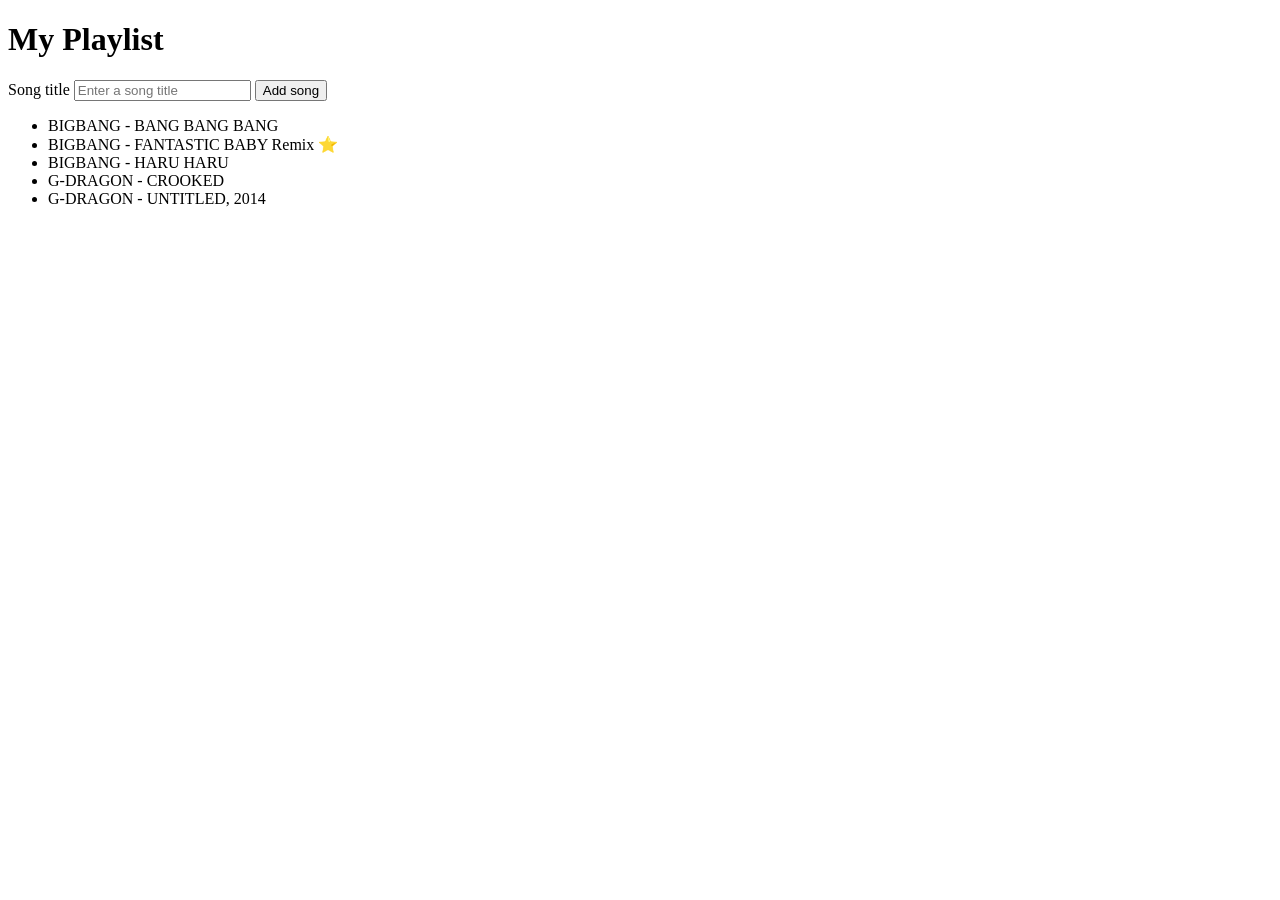
<file: playlist.html>
<!DOCTYPE html>
<html lang="en">
<head>
  <meta charset="UTF-8">
  <meta name="viewport" content="width=device-width, initial-scale=1.0">
  <title>My Playlist</title>
</head>
<body>
  <h1>My Playlist</h1>

  <form id="song-form">
    <label for="song-title">Song title</label>
    <input id="song-title" type="text" placeholder="Enter a song title" required>
    <button type="submit">Add song</button>
  </form>

  <ul id="playlist"></ul>

  <script src="js/playlist.js"></script>
</body>
</html>
</file>
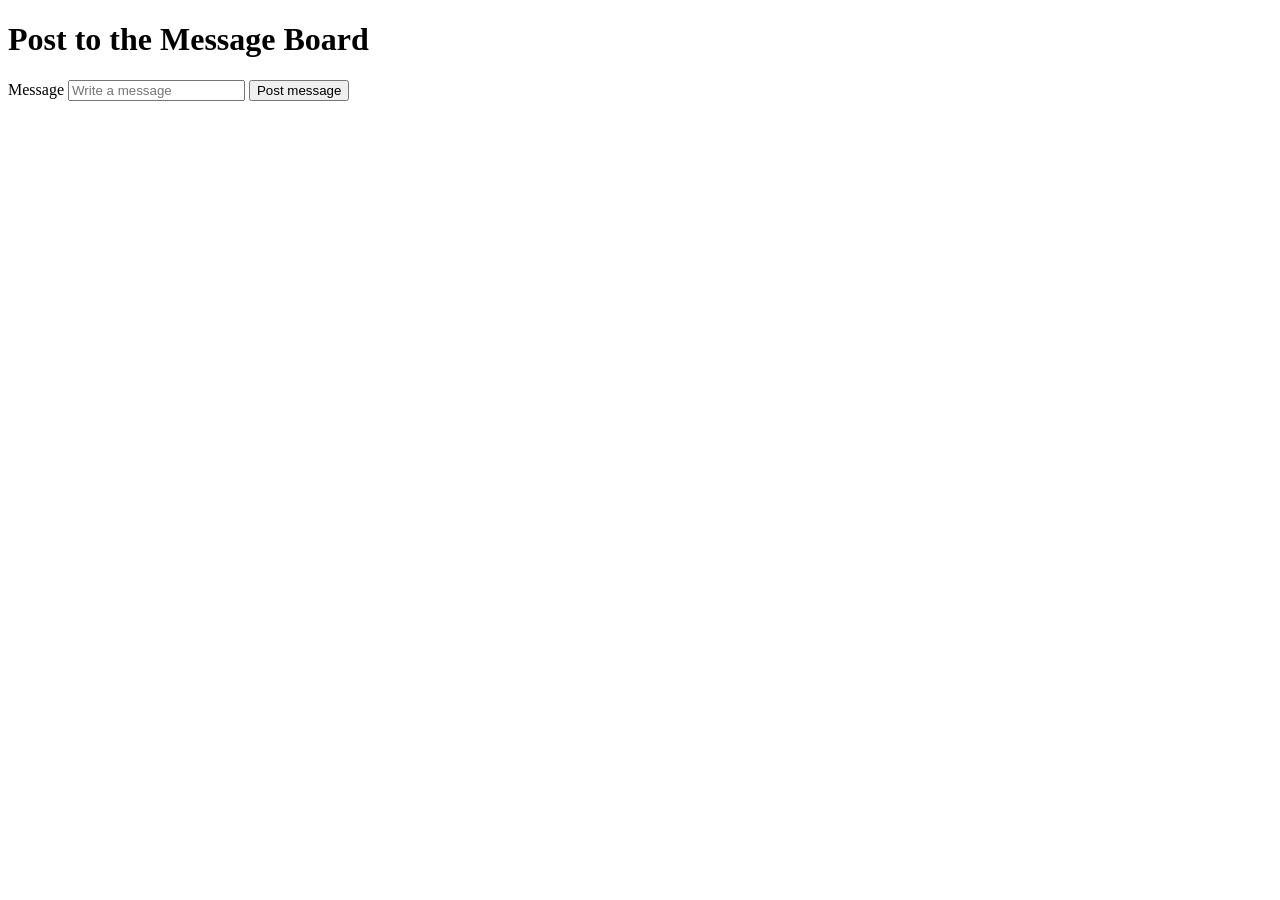
<file: post-message.html>
<!DOCTYPE html>
<html lang="en">
<head>
  <meta charset="UTF-8">
  <meta name="viewport" content="width=device-width, initial-scale=1.0">
  <title>Post a Message</title>
</head>
<body>
  <h1>Post to the Message Board</h1>

  <form id="message-form">
    <label for="message">Message</label>
    <input id="message" type="text" placeholder="Write a message" required>
    <button type="submit">Post message</button>
  </form>

  <p id="status" aria-live="polite"></p>

  <script>
    const messageForm = document.querySelector("#message-form");
    const messageInput = document.querySelector("#message");
    const status = document.querySelector("#status");

    async function postMessage(text) {
      const response = await fetch("https://oim.zhili.dev/message", {
        method: "POST",
        headers: {
          "Content-Type": "application/json",
          "X-Token": "youngseoyoungseo"
        },
        body: JSON.stringify({ message: text })
      });

      const result = await response.json();

      if (!response.ok) {
        throw new Error(result.message || "Message could not be posted.");
      }

      return result;
    }

    messageForm.addEventListener("submit", async function (event) {
      event.preventDefault();

      const message = messageInput.value.trim();

      if (message === "") {
        return;
      }

      status.textContent = "Posting...";

      try {
        const result = await postMessage(message);
        console.log(result);
        status.textContent = "Message posted!";
        messageForm.reset();
        messageInput.focus();
      } catch (error) {
        console.error(error);
        status.textContent = "Could not post the message. Check your token and try again.";
      }
    });
  </script>
</body>
</html>
</file>
<file: css/styles.css>
:root {
  color-scheme: light;
  --bg: #f4f7fb;
  --panel: #ffffff;
  --text: #223042;
  --muted: #56657a;
  --accent: #2f6fed;
  --accent-dark: #1d4bb8;
  --border: #d5deea;
}

* {
  box-sizing: border-box;
}

body {
  margin: 0;
  font-family: Arial, Helvetica, sans-serif;
  line-height: 1.6;
  background: linear-gradient(135deg, #f4f7fb 0%, #edf3ff 100%);
  color: var(--text);
}

header {
  background: linear-gradient(135deg, #17324d 0%, #2f6fed 100%);
  color: #fff;
  padding: 32px 18px;
}

#main-title {
  margin: 0 0 6px;
  font-size: 2rem;
}

.page-intro {
  margin: 0;
  color: #eaf2ff;
}

nav {
  margin-top: 14px;
}

nav a {
  color: #fff;
  text-decoration: none;
  margin-right: 12px;
  font-weight: 600;
}

nav a:hover {
  color: #ffe482;
  text-decoration: underline;
}

main {
  max-width: 980px;
  margin: 0 auto;
  padding: 24px 16px 40px;
}

section {
  background: var(--panel);
  border: 1px solid var(--border);
  border-radius: 14px;
  box-shadow: 0 8px 24px rgba(15, 23, 42, 0.08);
  padding: 22px;
  margin-bottom: 18px;
}

.page-card {
  border-left: 4px solid var(--accent);
}

h1,
h2 {
  color: #17324d;
}

img {
  border-radius: 10px;
  display: block;
  max-width: 100%;
  height: auto;
}

ul {
  padding-left: 20px;
}

form {
  display: grid;
  gap: 12px;
}

label {
  font-weight: 600;
  color: var(--text);
}

input,
select,
textarea,
button {
  font: inherit;
}

input,
select,
textarea {
  width: 100%;
  padding: 10px 12px;
  border: 1px solid var(--border);
  border-radius: 8px;
  background: #fff;
}

input:focus,
select:focus,
textarea:focus {
  outline: 2px solid rgba(47, 111, 237, 0.25);
  border-color: var(--accent);
}

button {
  width: fit-content;
  background: var(--accent);
  color: #fff;
  border: none;
  border-radius: 999px;
  padding: 10px 16px;
  cursor: pointer;
  font-weight: 700;
}

button:hover {
  background: var(--accent-dark);
}

footer {
  text-align: center;
  color: var(--muted);
  padding: 16px;
}



/* CSS I wrote by hand /* Testing purpose only. 


body {
  font-family: Arial, sans-serif;
}

#main-title {
  color: navy;
}

.page-card {
  padding: 20px;
  background-color: white;
}

a:hover {
  color: blue;
}
</file>
<file: css/learning-journey.css>
:root {
  color-scheme: dark;
  --bg: #080b10;
  --bg-raised: #0d121a;
  --panel: #111821;
  --panel-soft: #151e29;
  --line: #283342;
  --line-bright: #465568;
  --text: #f3f7fb;
  --muted: #95a2b3;
  --quiet: #657286;
  --cyan: #63e6ff;
  --blue: #66a5ff;
  --orange: #ff8a4c;
  --yellow: #f7df57;
  --green: #5ee0a0;
  --purple: #b796ff;
  --neutral: #dbe5ef;
  --danger: #ff6d87;
  --font-sans: "Manrope", Arial, Helvetica, sans-serif;
  --font-mono: "DM Mono", Consolas, monospace;
  --shadow: 0 24px 80px rgba(0, 0, 0, 0.38);
}

* {
  box-sizing: border-box;
}

html {
  scroll-behavior: smooth;
  background: var(--bg);
}

body {
  min-width: 320px;
  margin: 0;
  overflow-x: hidden;
  color: var(--text);
  background:
    radial-gradient(circle at 50% -10%, rgba(102, 165, 255, 0.09), transparent 31rem),
    var(--bg);
  font-family: var(--font-sans);
  line-height: 1.6;
}

body.modal-open {
  overflow: hidden;
}

button,
a {
  -webkit-tap-highlight-color: transparent;
}

button,
input {
  font: inherit;
}

button {
  border: 0;
}

a {
  color: inherit;
}

p,
h1,
h2,
h3,
dl,
dd,
blockquote {
  margin-top: 0;
}

::selection {
  color: #061015;
  background: var(--cyan);
}

.skip-link {
  position: fixed;
  top: 12px;
  left: 12px;
  z-index: 100;
  padding: 10px 14px;
  color: var(--bg);
  background: var(--cyan);
  border-radius: 5px;
  font-weight: 800;
  transform: translateY(-150%);
}

.skip-link:focus {
  transform: translateY(0);
}

.sr-only {
  position: absolute;
  width: 1px;
  height: 1px;
  padding: 0;
  overflow: hidden;
  clip: rect(0, 0, 0, 0);
  white-space: nowrap;
  border: 0;
}

.site-header {
  position: fixed;
  top: 0;
  left: 0;
  z-index: 50;
  display: grid;
  grid-template-columns: 1fr auto 1fr;
  align-items: center;
  width: 100%;
  min-height: 68px;
  padding: 0 clamp(18px, 4vw, 64px);
  background: rgba(8, 11, 16, 0.78);
  border-bottom: 1px solid rgba(119, 140, 165, 0.2);
  backdrop-filter: blur(18px);
  transition: background 180ms ease;
}

.wordmark {
  display: inline-flex;
  gap: 10px;
  align-items: center;
  width: fit-content;
  color: var(--text);
  font-size: 0.9rem;
  font-weight: 800;
  text-decoration: none;
}

.status-dot {
  width: 8px;
  height: 8px;
  background: var(--green);
  border-radius: 50%;
  box-shadow: 0 0 15px rgba(94, 224, 160, 0.85);
}

.site-header nav {
  display: flex;
  gap: clamp(14px, 3vw, 36px);
}

.site-header nav a {
  position: relative;
  color: var(--muted);
  font-family: var(--font-mono);
  font-size: 0.76rem;
  letter-spacing: 0.04em;
  text-decoration: none;
  text-transform: uppercase;
}

.site-header nav a::after {
  position: absolute;
  right: 50%;
  bottom: -8px;
  left: 50%;
  height: 1px;
  background: var(--cyan);
  content: "";
  transition: inset 180ms ease;
}

.site-header nav a:hover,
.site-header nav a:focus-visible {
  color: var(--text);
}

.site-header nav a:hover::after,
.site-header nav a:focus-visible::after {
  right: 0;
  left: 0;
}

.header-level {
  justify-self: end;
  padding: 5px 9px;
  color: var(--cyan);
  background: rgba(99, 230, 255, 0.07);
  border: 1px solid rgba(99, 230, 255, 0.25);
  border-radius: 4px;
  font-family: var(--font-mono);
  font-size: 0.72rem;
}

.hero {
  position: relative;
  display: grid;
  min-height: 100svh;
  padding: 120px 24px 72px;
  overflow: hidden;
  isolation: isolate;
  place-items: center;
}

.hero::before {
  position: absolute;
  z-index: -2;
  width: min(880px, 86vw);
  height: min(880px, 86vw);
  background: radial-gradient(circle, rgba(68, 125, 196, 0.15), transparent 66%);
  border-radius: 50%;
  content: "";
  filter: blur(10px);
}

.hero-grid {
  position: absolute;
  inset: 0;
  z-index: -3;
  opacity: 0.35;
  background-image:
    linear-gradient(rgba(100, 129, 164, 0.12) 1px, transparent 1px),
    linear-gradient(90deg, rgba(100, 129, 164, 0.12) 1px, transparent 1px);
  background-position: var(--grid-x, 0) var(--grid-y, 0);
  background-size: 70px 70px;
  mask-image: radial-gradient(circle at center, black, transparent 78%);
  transition: background-position 300ms ease-out;
  animation: grid-drift 18s linear infinite;
}

@keyframes grid-drift {
  to {
    background-position: 70px 70px;
  }
}

.particles span {
  position: absolute;
  width: 3px;
  height: 3px;
  opacity: 0.55;
  background: var(--cyan);
  border-radius: 50%;
  box-shadow: 0 0 13px var(--cyan);
  animation: particle-float 8s ease-in-out infinite;
}

.particles span:nth-child(1) { top: 20%; left: 12%; animation-delay: -2s; }
.particles span:nth-child(2) { top: 37%; right: 16%; animation-delay: -5s; }
.particles span:nth-child(3) { bottom: 22%; left: 18%; animation-delay: -7s; }
.particles span:nth-child(4) { top: 16%; right: 34%; animation-delay: -4s; }
.particles span:nth-child(5) { right: 9%; bottom: 17%; animation-delay: -1s; }
.particles span:nth-child(6) { top: 49%; left: 34%; animation-delay: -6s; }

@keyframes particle-float {
  0%,
  100% {
    transform: translateY(0);
  }
  50% {
    transform: translateY(-25px);
  }
}

.hero-layout {
  position: relative;
  display: grid;
  grid-template-columns: minmax(0, 1.08fr) minmax(360px, 0.72fr);
  gap: clamp(18px, 3vw, 54px);
  align-items: center;
  width: min(1320px, 100%);
}

.hero-content {
  position: relative;
  z-index: 2;
  width: 100%;
  min-width: 0;
  text-align: left;
}

.kicker,
.overline,
.modal-kicker {
  color: var(--cyan);
  font-family: var(--font-mono);
  font-size: 0.75rem;
  font-weight: 500;
  letter-spacing: 0.18em;
  text-transform: uppercase;
}

.hero h1 {
  margin: 20px 0 17px;
  font-size: clamp(3.6rem, 7.6vw, 7.8rem);
  font-weight: 800;
  letter-spacing: -0.07em;
  line-height: 0.87;
  text-transform: uppercase;
}

.hero h1 span {
  display: block;
}

.hero h1 span:first-child {
  color: transparent;
  -webkit-text-stroke: 1px rgba(243, 247, 251, 0.52);
}

.hero h1 span:last-child {
  background: linear-gradient(105deg, #fff 18%, #b9d8ff 55%, #70e9ff);
  background-clip: text;
  -webkit-background-clip: text;
  -webkit-text-fill-color: transparent;
}

.hero-subtitle {
  margin-bottom: 36px;
  color: var(--muted);
  font-size: clamp(0.9rem, 2vw, 1.1rem);
  font-weight: 600;
  letter-spacing: 0.28em;
  text-transform: uppercase;
}

.player-strip {
  display: flex;
  justify-content: flex-start;
  width: fit-content;
  margin: 0 0 32px;
}

.player-strip > span {
  min-width: 150px;
  padding: 11px 24px;
  color: var(--text);
  border: solid var(--line);
  border-width: 1px 0 1px 1px;
  font-family: var(--font-mono);
  font-size: 0.8rem;
}

.player-strip > span:last-child {
  border-right-width: 1px;
}

.player-strip small {
  display: block;
  margin-bottom: 2px;
  color: var(--quiet);
  font-size: 0.62rem;
  letter-spacing: 0.1em;
  text-transform: uppercase;
}

.xp-shell {
  width: min(620px, 100%);
  margin: 0 0 36px;
}

.xp-label {
  display: flex;
  justify-content: space-between;
  margin-bottom: 8px;
  color: var(--muted);
  font-family: var(--font-mono);
  font-size: 0.7rem;
  letter-spacing: 0.04em;
  text-transform: uppercase;
}

.xp-label strong {
  color: var(--cyan);
  font-weight: 500;
}

.xp-track {
  display: block;
  width: 100%;
  height: 9px;
  overflow: hidden;
  appearance: none;
  background: #151c25;
  border: 1px solid var(--line);
  border-radius: 0;
}

.xp-track::-webkit-progress-bar {
  background:
    repeating-linear-gradient(
      90deg,
      transparent 0,
      transparent calc(10% - 2px),
      rgba(8, 11, 16, 0.7) calc(10% - 2px),
      rgba(8, 11, 16, 0.7) 10%
    ),
    #151c25;
}

.xp-track::-webkit-progress-value {
  background: linear-gradient(90deg, var(--blue), var(--cyan));
  box-shadow: 0 0 22px rgba(99, 230, 255, 0.7);
}

.xp-track::-moz-progress-bar {
  background: linear-gradient(90deg, var(--blue), var(--cyan));
  box-shadow: 0 0 22px rgba(99, 230, 255, 0.7);
}

.primary-button,
.secondary-button {
  display: inline-flex;
  gap: 18px;
  align-items: center;
  justify-content: center;
  min-height: 48px;
  padding: 0 20px;
  color: #061116;
  background: var(--cyan);
  border: 1px solid var(--cyan);
  border-radius: 4px;
  box-shadow: 0 0 26px rgba(99, 230, 255, 0.13);
  cursor: pointer;
  font-family: var(--font-mono);
  font-size: 0.76rem;
  font-weight: 500;
  letter-spacing: 0.07em;
  text-decoration: none;
  text-transform: uppercase;
  transition: transform 180ms ease, box-shadow 180ms ease, background 180ms ease;
}

.primary-button:hover,
.primary-button:focus-visible,
.secondary-button:hover,
.secondary-button:focus-visible {
  box-shadow: 0 0 34px rgba(99, 230, 255, 0.28);
  transform: translateY(-2px);
}

.hero-corner {
  position: absolute;
  bottom: 24px;
  color: #4f5d6d;
  font-family: var(--font-mono);
  font-size: 0.62rem;
  letter-spacing: 0.08em;
}

.hero-corner-left {
  left: 30px;
}

.hero-corner-right {
  right: 30px;
}

.hero-visual {
  --avatar-x: 0px;
  --avatar-y: 0px;
  position: relative;
  z-index: 1;
  align-self: end;
  width: min(100%, 560px);
  height: min(82svh, 860px);
  min-height: 620px;
  margin: 0;
  overflow: hidden;
  justify-self: end;
  isolation: isolate;
  mask-image: linear-gradient(to bottom, transparent 0%, #000 7%, #000 83%, transparent 100%);
}

.hero-visual::before {
  position: absolute;
  top: 20%;
  right: 4%;
  z-index: -2;
  width: 88%;
  aspect-ratio: 1;
  background: radial-gradient(circle, rgba(92, 112, 255, 0.22), rgba(99, 230, 255, 0.04) 45%, transparent 70%);
  border-radius: 50%;
  content: "";
  filter: blur(24px);
  animation: avatar-aura 4.8s ease-in-out infinite;
}

.hero-visual::after {
  position: absolute;
  inset: 0;
  z-index: 4;
  pointer-events: none;
  background:
    linear-gradient(90deg, var(--bg) 0%, transparent 16%, transparent 88%, rgba(8, 11, 16, 0.35) 100%),
    linear-gradient(180deg, transparent 70%, var(--bg) 100%);
  content: "";
}

.hero-avatar {
  position: absolute;
  right: -3%;
  bottom: -4%;
  z-index: 2;
  width: auto;
  max-width: none;
  height: 103%;
  object-fit: contain;
  filter:
    saturate(0.95)
    contrast(1.05)
    drop-shadow(0 0 24px rgba(78, 119, 255, 0.32));
  transform-origin: 55% 62%;
  animation: avatar-float 6s ease-in-out infinite;
  will-change: transform;
}

.avatar-orbit {
  position: absolute;
  z-index: 1;
  border: 1px solid rgba(99, 230, 255, 0.18);
  border-radius: 50%;
  pointer-events: none;
}

.avatar-orbit::before,
.avatar-orbit::after {
  position: absolute;
  width: 7px;
  height: 7px;
  background: var(--cyan);
  border-radius: 50%;
  box-shadow: 0 0 14px var(--cyan);
  content: "";
}

.avatar-orbit::before {
  top: 12%;
  left: 16%;
}

.avatar-orbit::after {
  right: 8%;
  bottom: 24%;
  background: var(--purple);
  box-shadow: 0 0 14px var(--purple);
}

.avatar-orbit-outer {
  top: 20%;
  right: -3%;
  width: 96%;
  aspect-ratio: 1;
  border-style: dashed;
  animation: orbit 28s linear infinite;
}

.avatar-orbit-inner {
  top: 31%;
  right: 8%;
  width: 72%;
  aspect-ratio: 1;
  animation: orbit 18s linear infinite reverse;
}

.avatar-scanline {
  position: absolute;
  top: 7%;
  right: 6%;
  z-index: 3;
  width: 82%;
  height: 1px;
  opacity: 0;
  background: linear-gradient(90deg, transparent, rgba(99, 230, 255, 0.7), transparent);
  box-shadow: 0 0 12px rgba(99, 230, 255, 0.6);
  animation: avatar-scan 5.5s ease-in-out infinite;
}

.hero-visual figcaption {
  position: absolute;
  right: 2px;
  bottom: 10%;
  z-index: 5;
  padding: 10px 13px;
  text-align: right;
  background: rgba(8, 11, 16, 0.66);
  border-right: 2px solid var(--cyan);
  backdrop-filter: blur(8px);
}

.hero-visual figcaption span,
.hero-visual figcaption strong {
  display: block;
  font-family: var(--font-mono);
  text-transform: uppercase;
}

.hero-visual figcaption span {
  color: var(--quiet);
  font-size: 0.54rem;
  letter-spacing: 0.1em;
}

.hero-visual figcaption strong {
  color: #dffaff;
  font-size: 0.67rem;
  letter-spacing: 0.05em;
}

@keyframes avatar-float {
  0%,
  100% {
    transform: translate3d(var(--avatar-x), calc(var(--avatar-y) - 5px), 0) scale(1);
  }
  50% {
    transform: translate3d(var(--avatar-x), calc(var(--avatar-y) + 7px), 0) scale(1.012);
  }
}

@keyframes avatar-aura {
  0%,
  100% {
    opacity: 0.6;
    transform: scale(0.96);
  }
  50% {
    opacity: 1;
    transform: scale(1.04);
  }
}

@keyframes avatar-scan {
  0% {
    top: 9%;
    opacity: 0;
  }
  16%,
  72% {
    opacity: 0.75;
  }
  88%,
  100% {
    top: 86%;
    opacity: 0;
  }
}

.section-shell {
  width: min(1240px, calc(100% - 40px));
  margin: 0 auto;
  padding: clamp(86px, 11vw, 150px) 0;
}

.section-label {
  display: flex;
  gap: 12px;
  align-items: center;
  margin-bottom: 18px;
}

.section-label span {
  color: var(--cyan);
  font-family: var(--font-mono);
  font-size: 0.68rem;
}

.section-label span::after {
  display: inline-block;
  width: 34px;
  height: 1px;
  margin-left: 12px;
  vertical-align: middle;
  background: var(--line-bright);
  content: "";
}

.section-label p {
  margin: 0;
  color: var(--quiet);
  font-family: var(--font-mono);
  font-size: 0.68rem;
  letter-spacing: 0.11em;
  text-transform: uppercase;
}

.section-heading {
  display: grid;
  grid-template-columns: 1fr minmax(300px, 0.75fr);
  gap: 60px;
  align-items: end;
  margin-bottom: 48px;
}

.section-heading h2 {
  margin: 0;
  font-size: clamp(2.3rem, 5vw, 4.4rem);
  letter-spacing: -0.055em;
  line-height: 1;
}

.section-heading > p {
  margin: 0;
  color: var(--muted);
  font-size: 0.95rem;
}

.profile {
  padding-top: 100px;
}

.profile-panel {
  display: grid;
  grid-template-columns: auto minmax(260px, 1fr) minmax(380px, 1.3fr);
  gap: 34px;
  align-items: center;
  padding: clamp(26px, 5vw, 50px);
  background:
    linear-gradient(135deg, rgba(102, 165, 255, 0.06), transparent 40%),
    var(--panel);
  border: 1px solid var(--line);
  border-radius: 8px;
  box-shadow: var(--shadow);
}

.avatar {
  position: relative;
  display: grid;
  width: 104px;
  height: 104px;
  color: var(--cyan);
  background: #0a1017;
  border: 1px solid var(--line-bright);
  border-radius: 50%;
  font-family: var(--font-mono);
  font-size: 1.45rem;
  place-items: center;
}

.avatar::before,
.avatar::after {
  position: absolute;
  inset: -7px;
  border: 1px dashed rgba(99, 230, 255, 0.35);
  border-radius: inherit;
  content: "";
  animation: orbit 18s linear infinite;
}

.avatar::after {
  inset: 9px;
  border-style: solid;
  opacity: 0.25;
  animation-direction: reverse;
}

.avatar i {
  position: absolute;
  top: 4px;
  right: 4px;
  width: 10px;
  height: 10px;
  background: var(--green);
  border: 2px solid var(--panel);
  border-radius: 50%;
}

@keyframes orbit {
  to {
    transform: rotate(360deg);
  }
}

.profile-copy .overline {
  margin-bottom: 5px;
}

.profile-copy h2 {
  margin-bottom: 12px;
  font-size: clamp(2rem, 4vw, 3.2rem);
  letter-spacing: -0.04em;
}

.profile-copy > p:last-child {
  margin: 0;
  color: var(--muted);
  font-size: 0.92rem;
}

.profile-stats {
  display: grid;
  grid-template-columns: repeat(3, 1fr);
  margin: 0;
  border: 1px solid var(--line);
}

.profile-stats div {
  min-height: 95px;
  padding: 18px;
  border-right: 1px solid var(--line);
  border-bottom: 1px solid var(--line);
}

.profile-stats div:nth-child(3),
.profile-stats div:last-child {
  border-right: 0;
}

.profile-stats div:nth-child(n + 4) {
  border-bottom: 0;
}

.profile-stats div:first-child {
  grid-column: span 2;
}

.profile-stats dt {
  margin-bottom: 7px;
  color: var(--quiet);
  font-family: var(--font-mono);
  font-size: 0.61rem;
  letter-spacing: 0.08em;
  text-transform: uppercase;
}

.profile-stats dd {
  margin: 0;
  color: var(--text);
  font-size: 1rem;
  font-weight: 700;
}

.profile-stats div:nth-child(n + 3) dd {
  color: var(--cyan);
  font-family: var(--font-mono);
  font-size: 1.35rem;
}

.badge-row {
  display: flex;
  flex-wrap: wrap;
  gap: 9px;
  margin-top: 18px;
  padding: 0;
  list-style: none;
}

.badge-row li {
  padding: 8px 11px;
  color: #bec9d6;
  background: rgba(17, 24, 33, 0.8);
  border: 1px solid var(--line);
  border-radius: 4px;
  font-family: var(--font-mono);
  font-size: 0.67rem;
}

.skills-section {
  width: min(1380px, calc(100% - 32px));
}

.week-console {
  display: grid;
  grid-template-columns: auto 1fr auto;
  gap: 24px;
  align-items: center;
  padding: 13px 17px;
  background: #0b1017;
  border: 1px solid var(--line);
  border-bottom: 0;
  border-radius: 7px 7px 0 0;
}

.console-label,
.console-status {
  color: var(--quiet);
  font-family: var(--font-mono);
  font-size: 0.64rem;
  letter-spacing: 0.08em;
  text-transform: uppercase;
}

.console-status i {
  display: inline-block;
  width: 6px;
  height: 6px;
  margin-right: 5px;
  background: var(--green);
  border-radius: 50%;
  box-shadow: 0 0 8px var(--green);
}

.week-indicator {
  display: grid;
  grid-template-columns: repeat(10, 1fr);
  gap: 6px;
}

.week-indicator button {
  display: grid;
  gap: 4px;
  min-width: 0;
  padding: 5px 2px;
  color: var(--quiet);
  background: transparent;
  cursor: pointer;
  font-family: var(--font-mono);
  font-size: 0.62rem;
  place-items: center;
}

.week-indicator button i {
  width: 100%;
  height: 2px;
  background: #222c39;
  transition: background 160ms ease, box-shadow 160ms ease;
}

.week-indicator button:hover,
.week-indicator button:focus-visible,
.week-indicator button.is-active {
  color: var(--cyan);
}

.week-indicator button:hover i,
.week-indicator button:focus-visible i,
.week-indicator button.is-active i {
  background: var(--cyan);
  box-shadow: 0 0 10px rgba(99, 230, 255, 0.8);
}

.skill-tree-frame {
  background:
    linear-gradient(rgba(71, 91, 116, 0.08) 1px, transparent 1px),
    linear-gradient(90deg, rgba(71, 91, 116, 0.08) 1px, transparent 1px),
    radial-gradient(circle at 50% 45%, rgba(83, 144, 218, 0.08), transparent 40%),
    #0b1017;
  background-size: 40px 40px, 40px 40px, auto, auto;
  border: 1px solid var(--line);
  border-radius: 0 0 8px 8px;
  box-shadow: var(--shadow);
}

.tree-toolbar {
  display: flex;
  justify-content: space-between;
  padding: 17px 20px;
  border-bottom: 1px solid rgba(40, 51, 66, 0.7);
}

.tree-toolbar p {
  margin: 0;
  color: var(--quiet);
  font-family: var(--font-mono);
  font-size: 0.65rem;
  letter-spacing: 0.08em;
  text-transform: uppercase;
}

.tree-toolbar p:first-child {
  color: var(--muted);
}

.tree-toolbar p span {
  margin-right: 7px;
  color: var(--cyan);
}

.skill-tree-map {
  position: relative;
  width: min(1120px, calc(100% - 36px));
  height: 1120px;
  margin: 0 auto;
}

.skill-connections {
  position: absolute;
  inset: 0;
  width: 100%;
  height: 100%;
  overflow: visible;
  pointer-events: none;
}

.skill-connections path {
  fill: none;
  stroke: #263343;
  stroke-width: 2;
  transition: stroke 180ms ease, stroke-width 180ms ease, filter 180ms ease;
}

.skill-connections path.is-active {
  stroke: var(--active-skill-color, var(--cyan));
  stroke-width: 3;
  filter: drop-shadow(0 0 5px var(--active-skill-color, var(--cyan)));
}

.skill-node {
  --node-color: var(--neutral);
  position: absolute;
  z-index: 2;
  display: grid;
  gap: 4px;
  width: 132px;
  padding: 0;
  color: var(--text);
  background: transparent;
  cursor: pointer;
  place-items: center;
  transform: translate(-50%, -50%);
}

.skill-node::before {
  position: absolute;
  top: 20px;
  z-index: -1;
  width: 70px;
  height: 70px;
  opacity: 0.2;
  background: var(--node-color);
  border-radius: 50%;
  content: "";
  filter: blur(28px);
  transition: opacity 180ms ease, transform 180ms ease;
}

.node-icon {
  display: grid;
  width: 70px;
  height: 70px;
  margin-bottom: 8px;
  color: var(--node-color);
  background: #0d141d;
  border: 1px solid color-mix(in srgb, var(--node-color) 55%, #263343);
  border-radius: 50%;
  box-shadow:
    inset 0 0 0 6px rgba(255, 255, 255, 0.015),
    0 0 0 4px #0b1017,
    0 0 0 5px color-mix(in srgb, var(--node-color) 22%, transparent);
  font-family: var(--font-mono);
  font-size: 0.75rem;
  font-weight: 500;
  letter-spacing: -0.04em;
  place-items: center;
  transition: box-shadow 180ms ease, transform 180ms ease, background 180ms ease;
}

.skill-node strong {
  max-width: 132px;
  font-size: 0.78rem;
  line-height: 1.2;
}

.skill-node small {
  color: var(--quiet);
  font-family: var(--font-mono);
  font-size: 0.58rem;
  letter-spacing: 0.08em;
  text-transform: uppercase;
}

.skill-node:hover .node-icon,
.skill-node:focus-visible .node-icon,
.skill-node.is-selected .node-icon,
.skill-node.is-week-match .node-icon {
  background: color-mix(in srgb, var(--node-color) 9%, #0d141d);
  box-shadow:
    inset 0 0 0 6px rgba(255, 255, 255, 0.02),
    0 0 0 4px #0b1017,
    0 0 0 6px color-mix(in srgb, var(--node-color) 42%, transparent),
    0 0 28px color-mix(in srgb, var(--node-color) 52%, transparent);
  transform: scale(1.08);
}

.skill-node:hover::before,
.skill-node:focus-visible::before,
.skill-node.is-selected::before,
.skill-node.is-week-match::before {
  opacity: 0.42;
  transform: scale(1.3);
}

.skill-node:focus-visible {
  outline: 0;
}

.skill-html,
.skill-semantic {
  --node-color: var(--orange);
}

.skill-css,
.skill-responsive,
.skill-client {
  --node-color: var(--blue);
}

.skill-javascript,
.skill-dom,
.skill-storage,
.skill-debugging {
  --node-color: var(--yellow);
}

.skill-api,
.skill-backend {
  --node-color: var(--green);
}

.skill-agents,
.skill-models {
  --node-color: var(--purple);
}

.skill-github,
.skill-deployment {
  --node-color: var(--neutral);
}

.skill-github { left: 10.5%; top: 90.6%; }
.skill-html { left: 50%; top: 90.6%; }
.skill-semantic { left: 35.5%; top: 72.8%; }
.skill-css { left: 65%; top: 72.8%; }
.skill-client { left: 16.5%; top: 56.2%; }
.skill-responsive { left: 47%; top: 56.2%; }
.skill-javascript { left: 81.5%; top: 56.2%; }
.skill-dom { left: 35.5%; top: 40.6%; }
.skill-storage { left: 65%; top: 40.6%; }
.skill-debugging { left: 16.5%; top: 24.9%; }
.skill-api { left: 47%; top: 24.9%; }
.skill-deployment { left: 13%; top: 72.8%; }
.skill-agents { left: 35.5%; top: 10.2%; }
.skill-models { left: 65%; top: 10.2%; }
.skill-backend { left: 81.5%; top: 10.2%; }

.tree-legend {
  display: flex;
  flex-wrap: wrap;
  gap: 18px;
  justify-content: center;
  padding: 19px 20px 22px;
  border-top: 1px solid rgba(40, 51, 66, 0.7);
  list-style: none;
}

.tree-legend li {
  display: inline-flex;
  gap: 7px;
  align-items: center;
  color: var(--quiet);
  font-family: var(--font-mono);
  font-size: 0.62rem;
}

.tree-legend li::before {
  width: 7px;
  height: 7px;
  background: currentColor;
  border-radius: 50%;
  content: "";
  box-shadow: 0 0 7px currentColor;
}

.legend-html { color: var(--orange) !important; }
.legend-css { color: var(--blue) !important; }
.legend-js { color: var(--yellow) !important; }
.legend-api { color: var(--green) !important; }
.legend-ai { color: var(--purple) !important; }
.legend-git { color: var(--neutral) !important; }

.project-grid {
  display: grid;
  grid-template-columns: repeat(2, minmax(0, 1fr));
  gap: 18px;
}

.boss-card {
  position: relative;
  display: grid;
  grid-template-rows: auto auto auto 1fr auto auto auto;
  min-height: 470px;
  padding: clamp(24px, 4vw, 38px);
  overflow: hidden;
  background:
    linear-gradient(145deg, rgba(102, 165, 255, 0.055), transparent 50%),
    var(--panel);
  border: 1px solid var(--line);
  border-radius: 7px;
  transition: border-color 180ms ease, transform 180ms ease, box-shadow 180ms ease;
}

.boss-card::before {
  position: absolute;
  top: 0;
  left: 0;
  width: 84px;
  height: 2px;
  background: var(--blue);
  content: "";
  box-shadow: 0 0 14px var(--blue);
}

.boss-card:hover {
  border-color: #3d4b5d;
  box-shadow: 0 20px 60px rgba(0, 0, 0, 0.22);
  transform: translateY(-3px);
}

.final-boss {
  background:
    radial-gradient(circle at 90% 10%, rgba(183, 150, 255, 0.14), transparent 20rem),
    linear-gradient(145deg, rgba(183, 150, 255, 0.07), transparent 55%),
    #131622;
  border-color: rgba(183, 150, 255, 0.4);
}

.final-boss::before {
  width: 100%;
  background: linear-gradient(90deg, var(--purple), var(--cyan));
  box-shadow: 0 0 18px rgba(183, 150, 255, 0.5);
}

.boss-topline {
  display: flex;
  justify-content: space-between;
  margin-bottom: 38px;
  color: var(--muted);
  font-family: var(--font-mono);
  font-size: 0.64rem;
  letter-spacing: 0.08em;
  text-transform: uppercase;
}

.project-status {
  color: var(--green);
}

.project-type {
  margin-bottom: 8px;
  color: var(--blue);
  font-family: var(--font-mono);
  font-size: 0.68rem;
  letter-spacing: 0.11em;
  text-transform: uppercase;
}

.final-boss .project-type {
  color: var(--purple);
}

.boss-card h3 {
  margin-bottom: 14px;
  font-size: clamp(1.7rem, 3vw, 2.5rem);
  letter-spacing: -0.04em;
  line-height: 1.05;
}

.project-summary {
  color: var(--muted);
  font-size: 0.9rem;
}

.required-skills {
  display: flex;
  flex-wrap: wrap;
  gap: 6px;
  align-content: start;
  margin: 20px 0 25px;
}

.required-skills span,
.modal-tags span {
  padding: 6px 8px;
  color: #bbc7d5;
  background: #0c1219;
  border: 1px solid var(--line);
  border-radius: 3px;
  font-family: var(--font-mono);
  font-size: 0.63rem;
}

.boss-stats {
  display: grid;
  grid-template-columns: 1fr 1fr;
  margin: 0 0 25px;
  padding: 17px 0;
  border: solid var(--line);
  border-width: 1px 0;
}

.boss-stats div + div {
  padding-left: 20px;
  border-left: 1px solid var(--line);
}

.boss-stats dt {
  color: var(--quiet);
  font-family: var(--font-mono);
  font-size: 0.61rem;
  letter-spacing: 0.08em;
  text-transform: uppercase;
}

.boss-stats dd {
  margin: 5px 0 0;
  color: var(--cyan);
  font-family: var(--font-mono);
  font-size: 0.78rem;
}

.secondary-button {
  justify-self: start;
  color: var(--cyan);
  background: transparent;
}

.secondary-button:hover,
.secondary-button:focus-visible {
  color: #061116;
  background: var(--cyan);
}

.comparison-panel {
  display: grid;
  grid-template-columns: 1fr auto 1fr;
  gap: 22px;
  align-items: center;
}

.confidence-card {
  padding: clamp(25px, 4vw, 40px);
  background: var(--panel);
  border: 1px solid var(--line);
  border-radius: 7px;
}

.confidence-now {
  background:
    linear-gradient(145deg, rgba(99, 230, 255, 0.05), transparent 60%),
    var(--panel);
  border-color: rgba(99, 230, 255, 0.25);
}

.comparison-title {
  display: flex;
  justify-content: space-between;
  margin-bottom: 28px;
}

.comparison-title span {
  color: var(--quiet);
  font-family: var(--font-mono);
  font-size: 0.65rem;
  letter-spacing: 0.09em;
  text-transform: uppercase;
}

.comparison-title strong {
  font-size: 1.2rem;
}

.confidence-list {
  display: grid;
  gap: 18px;
}

.confidence-list > div {
  display: grid;
  grid-template-columns: 92px 1fr 24px;
  gap: 12px;
  align-items: center;
}

.confidence-list span,
.confidence-list b {
  font-family: var(--font-mono);
  font-size: 0.68rem;
  font-weight: 500;
}

.confidence-list span {
  color: var(--muted);
}

.confidence-list b {
  color: var(--quiet);
}

.confidence-list i {
  position: relative;
  height: 7px;
  overflow: hidden;
  background: #222b37;
}

.confidence-list i::after {
  position: absolute;
  inset: 0 auto 0 0;
  width: 0;
  background: #5b6878;
  content: "";
  transition: width 1.1s cubic-bezier(0.22, 1, 0.36, 1);
}

.confidence-now .confidence-list i::after {
  background: linear-gradient(90deg, var(--blue), var(--cyan));
  box-shadow: 0 0 12px rgba(99, 230, 255, 0.45);
}

.confidence-0 { --confidence: 0%; }
.confidence-10 { --confidence: 10%; }
.confidence-15 { --confidence: 15%; }
.confidence-20 { --confidence: 20%; }
.confidence-70 { --confidence: 70%; }
.confidence-80 { --confidence: 80%; }
.confidence-90 { --confidence: 90%; }
.confidence-100 { --confidence: 100%; }

.comparison-panel.is-visible .confidence-list i::after {
  width: var(--confidence);
}

.versus-mark {
  display: grid;
  width: 55px;
  height: 55px;
  color: var(--cyan);
  background: var(--bg);
  border: 1px solid var(--line-bright);
  border-radius: 50%;
  font-family: var(--font-mono);
  font-size: 0.75rem;
  place-items: center;
}

.final-reflection {
  display: grid;
  grid-template-columns: minmax(280px, 0.9fr) minmax(380px, 1.1fr);
  column-gap: clamp(38px, 5vw, 68px);
  row-gap: 24px;
  align-items: start;
  width: min(100%, 1120px);
  margin: 80px auto 0;
  padding: clamp(28px, 4vw, 48px);
  background:
    linear-gradient(135deg, rgba(183, 150, 255, 0.07), transparent 45%),
    var(--panel);
  border: 1px solid var(--line);
  border-left: 2px solid var(--purple);
}

.final-reflection .overline {
  grid-column: 1 / -1;
  margin-bottom: -10px;
  color: var(--purple);
}

.final-reflection blockquote {
  grid-column: 1;
  grid-row: 2 / span 2;
  margin-bottom: 0;
  font-size: clamp(1.4rem, 2.5vw, 2rem);
  font-weight: 600;
  letter-spacing: -0.035em;
  line-height: 1.35;
}

.reflection-photo {
  position: relative;
  grid-column: 2;
  grid-row: 2;
  width: min(100%, 430px);
  margin: 0;
}

.reflection-photo-frame {
  position: relative;
  aspect-ratio: 16 / 9;
  padding: 7px;
  overflow: hidden;
  background: rgba(15, 22, 33, 0.88);
  border: 1px solid rgba(183, 150, 255, 0.55);
  box-shadow:
    0 0 0 1px rgba(105, 215, 255, 0.08) inset,
    0 20px 45px rgba(0, 0, 0, 0.28),
    0 0 28px rgba(183, 150, 255, 0.1);
  clip-path: polygon(12px 0, 100% 0, 100% calc(100% - 12px), calc(100% - 12px) 100%, 0 100%, 0 12px);
}

.reflection-photo-frame::after {
  position: absolute;
  inset: 7px;
  background:
    linear-gradient(180deg, rgba(105, 215, 255, 0.08), transparent 24%),
    repeating-linear-gradient(180deg, transparent 0 4px, rgba(8, 13, 22, 0.05) 5px);
  content: "";
  pointer-events: none;
}

.reflection-photo img {
  width: 100%;
  height: 100%;
  object-fit: cover;
  object-position: center 34%;
  filter: saturate(0.88) contrast(1.04);
}

.reflection-photo figcaption {
  display: grid;
  gap: 4px;
  padding: 13px 4px 0;
  font-family: var(--font-mono);
  line-height: 1.35;
}

.reflection-photo figcaption span {
  color: var(--purple);
  font-size: 0.65rem;
  letter-spacing: 0.14em;
  text-transform: uppercase;
}

.reflection-photo figcaption strong {
  color: var(--text);
  font-size: 0.72rem;
  font-weight: 500;
}

.final-reflection > p:last-child {
  grid-column: 2;
  grid-row: 3;
  margin-bottom: 0;
  color: var(--muted);
}

.quest-complete {
  position: relative;
  display: grid;
  min-height: 94svh;
  padding: 120px 24px;
  overflow: hidden;
  text-align: center;
  isolation: isolate;
  place-items: center;
  place-content: center;
}

.quest-complete::before {
  position: absolute;
  inset: 0;
  z-index: -2;
  opacity: 0.25;
  background-image:
    linear-gradient(rgba(100, 129, 164, 0.12) 1px, transparent 1px),
    linear-gradient(90deg, rgba(100, 129, 164, 0.12) 1px, transparent 1px);
  background-size: 70px 70px;
  mask-image: linear-gradient(transparent, black 25%, black 75%, transparent);
  content: "";
}

.quest-glow {
  position: absolute;
  z-index: -1;
  width: min(750px, 90vw);
  height: min(750px, 90vw);
  background: radial-gradient(circle, rgba(99, 230, 255, 0.12), transparent 68%);
  border-radius: 50%;
}

.quest-complete h2 {
  margin-bottom: 18px;
  font-size: clamp(3.5rem, 10vw, 8rem);
  letter-spacing: -0.065em;
  line-height: 0.9;
  text-transform: uppercase;
}

.quest-subtitle {
  margin-bottom: 54px;
  color: var(--text);
  font-family: var(--font-mono);
  font-size: clamp(0.85rem, 2vw, 1.1rem);
  letter-spacing: 0.08em;
  line-height: 1.9;
  text-transform: uppercase;
}

.quest-subtitle span {
  color: var(--muted);
}

.future-skills {
  display: grid;
  grid-template-columns: repeat(4, 1fr);
  gap: 10px;
  width: min(920px, 100%);
  margin-bottom: 52px;
  padding: 0;
  list-style: none;
}

.future-skills > li {
  display: grid;
  gap: 7px;
  min-height: 150px;
  align-content: center;
  padding: 20px;
  color: #556170;
  background: rgba(15, 21, 29, 0.65);
  border: 1px dashed #293342;
  border-radius: 5px;
}

.future-skills span {
  font-size: 1.3rem;
}

.future-skills strong {
  color: #6d7988;
  font-size: 0.9rem;
}

.future-skills small {
  font-family: var(--font-mono);
  font-size: 0.6rem;
  letter-spacing: 0.1em;
  text-transform: uppercase;
}

footer {
  display: flex;
  justify-content: space-between;
  gap: 24px;
  padding: 26px clamp(20px, 4vw, 64px);
  color: #556170;
  background: #06080c;
  border-top: 1px solid #171d25;
  font-family: var(--font-mono);
  font-size: 0.61rem;
}

footer p {
  margin: 0;
}

.detail-modal {
  width: min(760px, calc(100% - 28px));
  max-height: min(88svh, 900px);
  padding: 0;
  overflow: hidden auto;
  color: var(--text);
  background: var(--panel);
  border: 1px solid var(--line-bright);
  border-radius: 8px;
  box-shadow: 0 40px 120px rgba(0, 0, 0, 0.7);
}

.detail-modal[open] {
  animation: modal-in 200ms ease-out;
}

.detail-modal::backdrop {
  background: rgba(2, 5, 8, 0.82);
  backdrop-filter: blur(9px);
}

@keyframes modal-in {
  from {
    opacity: 0;
    transform: translateY(18px) scale(0.98);
  }
}

.modal-close {
  position: sticky;
  top: 15px;
  z-index: 3;
  display: grid;
  float: right;
  width: 38px;
  height: 38px;
  margin: 15px 15px -53px 0;
  color: var(--muted);
  background: #0b1017;
  border: 1px solid var(--line);
  border-radius: 50%;
  cursor: pointer;
  font-size: 1.35rem;
  line-height: 1;
  place-items: center;
}

.modal-close:hover,
.modal-close:focus-visible {
  color: var(--text);
  border-color: var(--line-bright);
}

.modal-accent {
  height: 3px;
  background: var(--modal-color, var(--cyan));
  box-shadow: 0 0 18px var(--modal-color, var(--cyan));
}

.modal-content {
  padding: clamp(28px, 6vw, 58px);
}

.modal-kicker {
  color: var(--modal-color, var(--cyan));
}

.modal-content > h2 {
  margin-bottom: 30px;
  font-size: clamp(2rem, 6vw, 3.8rem);
  letter-spacing: -0.055em;
  line-height: 1;
}

.modal-stats {
  display: grid;
  grid-template-columns: repeat(3, 1fr);
  margin-bottom: 34px;
  border: 1px solid var(--line);
}

.modal-stats div {
  padding: 15px;
  border-right: 1px solid var(--line);
}

.modal-stats div:last-child {
  border-right: 0;
}

.modal-stats span,
.modal-callout span {
  display: block;
  margin-bottom: 5px;
  color: var(--quiet);
  font-family: var(--font-mono);
  font-size: 0.6rem;
  letter-spacing: 0.08em;
  text-transform: uppercase;
}

.modal-stats strong {
  color: var(--modal-color, var(--cyan));
  font-family: var(--font-mono);
  font-size: 0.76rem;
}

.modal-section {
  margin-top: 28px;
}

.modal-section h3 {
  margin-bottom: 10px;
  color: var(--muted);
  font-family: var(--font-mono);
  font-size: 0.67rem;
  letter-spacing: 0.1em;
  text-transform: uppercase;
}

.modal-section p,
.modal-section ul {
  margin-bottom: 0;
  color: #c4ceda;
  font-size: 0.9rem;
}

.modal-section ul {
  display: grid;
  gap: 5px;
  padding-left: 18px;
}

.modal-callout {
  margin-top: 28px;
  padding: 17px 19px;
  background: #0b1017;
  border: 1px solid var(--line);
  border-left: 2px solid var(--modal-color, var(--cyan));
}

.modal-callout strong {
  font-size: 0.95rem;
}

.project-modal-summary {
  color: var(--muted);
}

.project-preview {
  position: relative;
  height: 210px;
  margin: 28px 0;
  overflow: hidden;
  background:
    linear-gradient(rgba(99, 230, 255, 0.05) 1px, transparent 1px),
    linear-gradient(90deg, rgba(99, 230, 255, 0.05) 1px, transparent 1px),
    #090e14;
  background-size: 30px 30px;
  border: 1px solid var(--line);
}

.project-preview span {
  position: absolute;
  left: 8%;
  height: 7px;
  background: color-mix(in srgb, var(--modal-color, var(--cyan)) 65%, transparent);
  border-radius: 999px;
}

.project-preview span:nth-child(1) { top: 29%; width: 32%; }
.project-preview span:nth-child(2) { top: 44%; width: 55%; opacity: 0.55; }
.project-preview span:nth-child(3) { top: 59%; width: 43%; opacity: 0.3; }

.project-preview strong {
  position: absolute;
  top: 24%;
  right: 9%;
  width: 30%;
  height: 54%;
  background: color-mix(in srgb, var(--modal-color, var(--cyan)) 8%, #111821);
  border: 1px solid color-mix(in srgb, var(--modal-color, var(--cyan)) 30%, #283342);
  box-shadow: 0 18px 50px rgba(0, 0, 0, 0.25);
}

.modal-tags {
  display: flex;
  flex-wrap: wrap;
  gap: 7px;
}

.modal-two-column {
  display: grid;
  grid-template-columns: 1fr 1fr;
  gap: 26px;
}

.modal-actions {
  display: flex;
  gap: 20px;
  align-items: center;
  margin: 28px 0 8px;
}

.modal-actions [hidden] {
  display: none;
}

.text-link {
  color: var(--muted);
  font-family: var(--font-mono);
  font-size: 0.7rem;
  text-underline-offset: 4px;
}

.text-link:hover {
  color: var(--text);
}

.achievement-toast {
  position: fixed;
  right: 20px;
  bottom: 20px;
  z-index: 80;
  display: grid;
  grid-template-columns: auto 1fr;
  gap: 13px;
  align-items: center;
  width: min(380px, calc(100% - 40px));
  padding: 16px;
  color: var(--text);
  background: rgba(17, 24, 33, 0.96);
  border: 1px solid #3d4b5d;
  border-left: 2px solid var(--yellow);
  border-radius: 5px;
  box-shadow: 0 20px 65px rgba(0, 0, 0, 0.45);
  opacity: 0;
  pointer-events: none;
  transform: translateY(18px);
  transition: opacity 220ms ease, transform 220ms ease;
}

.achievement-toast.is-visible {
  opacity: 1;
  transform: translateY(0);
}

.achievement-toast > span {
  font-size: 1.55rem;
}

.achievement-toast small {
  display: block;
  color: var(--yellow);
  font-family: var(--font-mono);
  font-size: 0.57rem;
  letter-spacing: 0.11em;
  text-transform: uppercase;
}

.achievement-toast strong {
  display: block;
  font-size: 0.83rem;
}

.achievement-toast p {
  margin: 2px 0 0;
  color: var(--muted);
  font-size: 0.72rem;
}

.reveal {
  opacity: 0;
  transform: translateY(22px);
  transition: opacity 650ms ease, transform 650ms ease;
}

.reveal.is-visible {
  opacity: 1;
  transform: translateY(0);
}

@media (max-width: 980px) {
  .hero-layout {
    grid-template-columns: minmax(0, 1fr) minmax(300px, 0.62fr);
    gap: 8px;
  }

  .hero h1 {
    font-size: clamp(3.2rem, 7vw, 5.7rem);
  }

  .hero-visual {
    min-height: 570px;
  }

  .profile-panel {
    grid-template-columns: auto 1fr;
  }

  .profile-stats {
    grid-column: 1 / -1;
  }

  .skill-tree-map {
    height: 1030px;
  }

  .project-grid {
    grid-template-columns: 1fr 1fr;
  }

  .final-reflection {
    grid-template-columns: 1fr;
  }

  .final-reflection blockquote,
  .reflection-photo,
  .final-reflection > p:last-child {
    grid-column: 1;
    grid-row: auto;
  }

  .reflection-photo {
    width: min(100%, 430px);
  }
}

@media (max-width: 760px) {
  .site-header {
    grid-template-columns: 1fr;
  }

  .site-header nav {
    display: none;
  }

  .header-level {
    display: none;
  }

  .hero {
    padding-top: 100px;
  }

  .hero-layout {
    grid-template-columns: 1fr;
    gap: 18px;
    padding-top: 40px;
  }

  .hero-content {
    width: calc(100vw - 48px);
    max-width: 100%;
    margin: 0 auto;
    text-align: center;
  }

  .hero h1 {
    font-size: clamp(2rem, 8.7vw, 2.9rem);
  }

  .hero-subtitle {
    font-size: 0.72rem;
    letter-spacing: 0.16em;
  }

  .player-strip {
    display: grid;
    grid-template-columns: 1fr 1fr;
    width: 100%;
    margin-right: auto;
    margin-left: auto;
  }

  .player-strip > span {
    min-width: 0;
    border-width: 1px 1px 0 0;
  }

  .player-strip > span:nth-child(2) {
    border-right: 0;
  }

  .player-strip > span:last-child {
    grid-column: 1 / -1;
    border: 1px solid var(--line);
  }

  .xp-shell {
    margin-right: auto;
    margin-left: auto;
  }

  .hero-visual {
    width: min(100%, 470px);
    height: 540px;
    min-height: 0;
    margin: -15px auto 0;
    justify-self: center;
  }

  .hero-avatar {
    right: 50%;
    height: 106%;
    transform-origin: center;
    translate: 50% 0;
  }

  .section-heading {
    grid-template-columns: 1fr;
    gap: 18px;
  }

  .profile-panel {
    grid-template-columns: 1fr;
    text-align: center;
  }

  .avatar {
    margin: 0 auto;
  }

  .profile-stats {
    grid-column: auto;
    text-align: left;
  }

  .week-console {
    grid-template-columns: 1fr;
    gap: 10px;
  }

  .console-label,
  .console-status {
    text-align: center;
  }

  .skill-tree-map {
    display: grid;
    gap: 12px;
    width: 100%;
    height: auto;
    padding: 28px 18px 38px;
  }

  .skill-connections {
    display: none;
  }

  .skill-node {
    position: relative;
    left: auto;
    top: auto;
    display: grid;
    grid-template-columns: auto 1fr auto;
    gap: 15px;
    width: 100%;
    min-height: 78px;
    padding: 10px 14px;
    text-align: left;
    background: rgba(13, 20, 29, 0.88);
    border: 1px solid var(--line);
    border-left: 2px solid var(--node-color);
    border-radius: 5px;
    place-items: center start;
    transform: none;
  }

  .skill-node::before {
    display: none;
  }

  .node-icon {
    grid-row: 1 / span 2;
    width: 50px;
    height: 50px;
    margin: 0;
  }

  .skill-node strong {
    align-self: end;
    max-width: none;
    font-size: 0.85rem;
  }

  .skill-node small {
    grid-column: 2;
    align-self: start;
  }

  .skill-node::after {
    grid-column: 3;
    grid-row: 1 / span 2;
    color: var(--node-color);
    content: "UNLOCKED";
    font-family: var(--font-mono);
    font-size: 0.54rem;
    letter-spacing: 0.08em;
  }

  .skill-node:hover .node-icon,
  .skill-node:focus-visible .node-icon,
  .skill-node.is-selected .node-icon,
  .skill-node.is-week-match .node-icon {
    transform: none;
  }

  .skill-github { order: 1; }
  .skill-html { order: 2; }
  .skill-semantic { order: 3; }
  .skill-client { order: 4; }
  .skill-css { order: 5; }
  .skill-responsive { order: 6; }
  .skill-deployment { order: 7; }
  .skill-dom { order: 8; }
  .skill-javascript { order: 9; }
  .skill-storage { order: 10; }
  .skill-debugging { order: 11; }
  .skill-api { order: 12; }
  .skill-backend { order: 13; }
  .skill-agents { order: 14; }
  .skill-models { order: 15; }

  .project-grid,
  .comparison-panel {
    grid-template-columns: 1fr;
  }

  .versus-mark {
    margin: -8px auto;
  }

  .future-skills {
    grid-template-columns: 1fr 1fr;
  }

  .modal-two-column {
    grid-template-columns: 1fr;
    gap: 0;
  }
}

@media (max-width: 520px) {
  .section-shell,
  .skills-section {
    width: min(100% - 24px, 1240px);
  }

  .hero-corner {
    display: none;
  }

  .hero-visual {
    height: 450px;
  }

  .hero-visual figcaption {
    right: 10px;
    bottom: 7%;
  }

  .profile-stats {
    grid-template-columns: 1fr 1fr;
  }

  .profile-stats div:first-child {
    grid-column: 1 / -1;
  }

  .profile-stats div:nth-child(3) {
    border-right: 1px solid var(--line);
  }

  .profile-stats div:nth-child(even) {
    border-right: 0;
  }

  .profile-stats div:nth-child(n + 4) {
    border-bottom: 1px solid var(--line);
  }

  .profile-stats div:last-child {
    grid-column: 1 / -1;
    border-bottom: 0;
  }

  .week-indicator {
    gap: 1px;
  }

  .week-indicator button {
    font-size: 0.54rem;
  }

  .tree-toolbar {
    padding-inline: 12px;
  }

  .tree-toolbar p:last-child {
    display: none;
  }

  .project-grid {
    gap: 12px;
  }

  .boss-card {
    min-height: 0;
  }

  .confidence-list > div {
    grid-template-columns: 75px 1fr 20px;
    gap: 8px;
  }

  .future-skills {
    grid-template-columns: 1fr;
    width: 100%;
  }

  .future-skills > li {
    min-height: 100px;
  }

  .modal-stats {
    grid-template-columns: 1fr;
  }

  .modal-stats div {
    border-right: 0;
    border-bottom: 1px solid var(--line);
  }

  .modal-stats div:last-child {
    border-bottom: 0;
  }

  .modal-content {
    padding: 26px 20px 34px;
  }

  .project-preview {
    height: 160px;
  }

  .modal-actions {
    align-items: stretch;
    flex-direction: column;
  }

  .text-link {
    text-align: center;
  }

  footer {
    align-items: flex-start;
    flex-direction: column;
  }
}

@media (prefers-reduced-motion: reduce) {
  html {
    scroll-behavior: auto;
  }

  *,
  *::before,
  *::after {
    animation-duration: 0.01ms !important;
    animation-iteration-count: 1 !important;
    scroll-behavior: auto !important;
    transition-duration: 0.01ms !important;
  }

  .reveal {
    opacity: 1;
    transform: none;
  }
}
</file>
